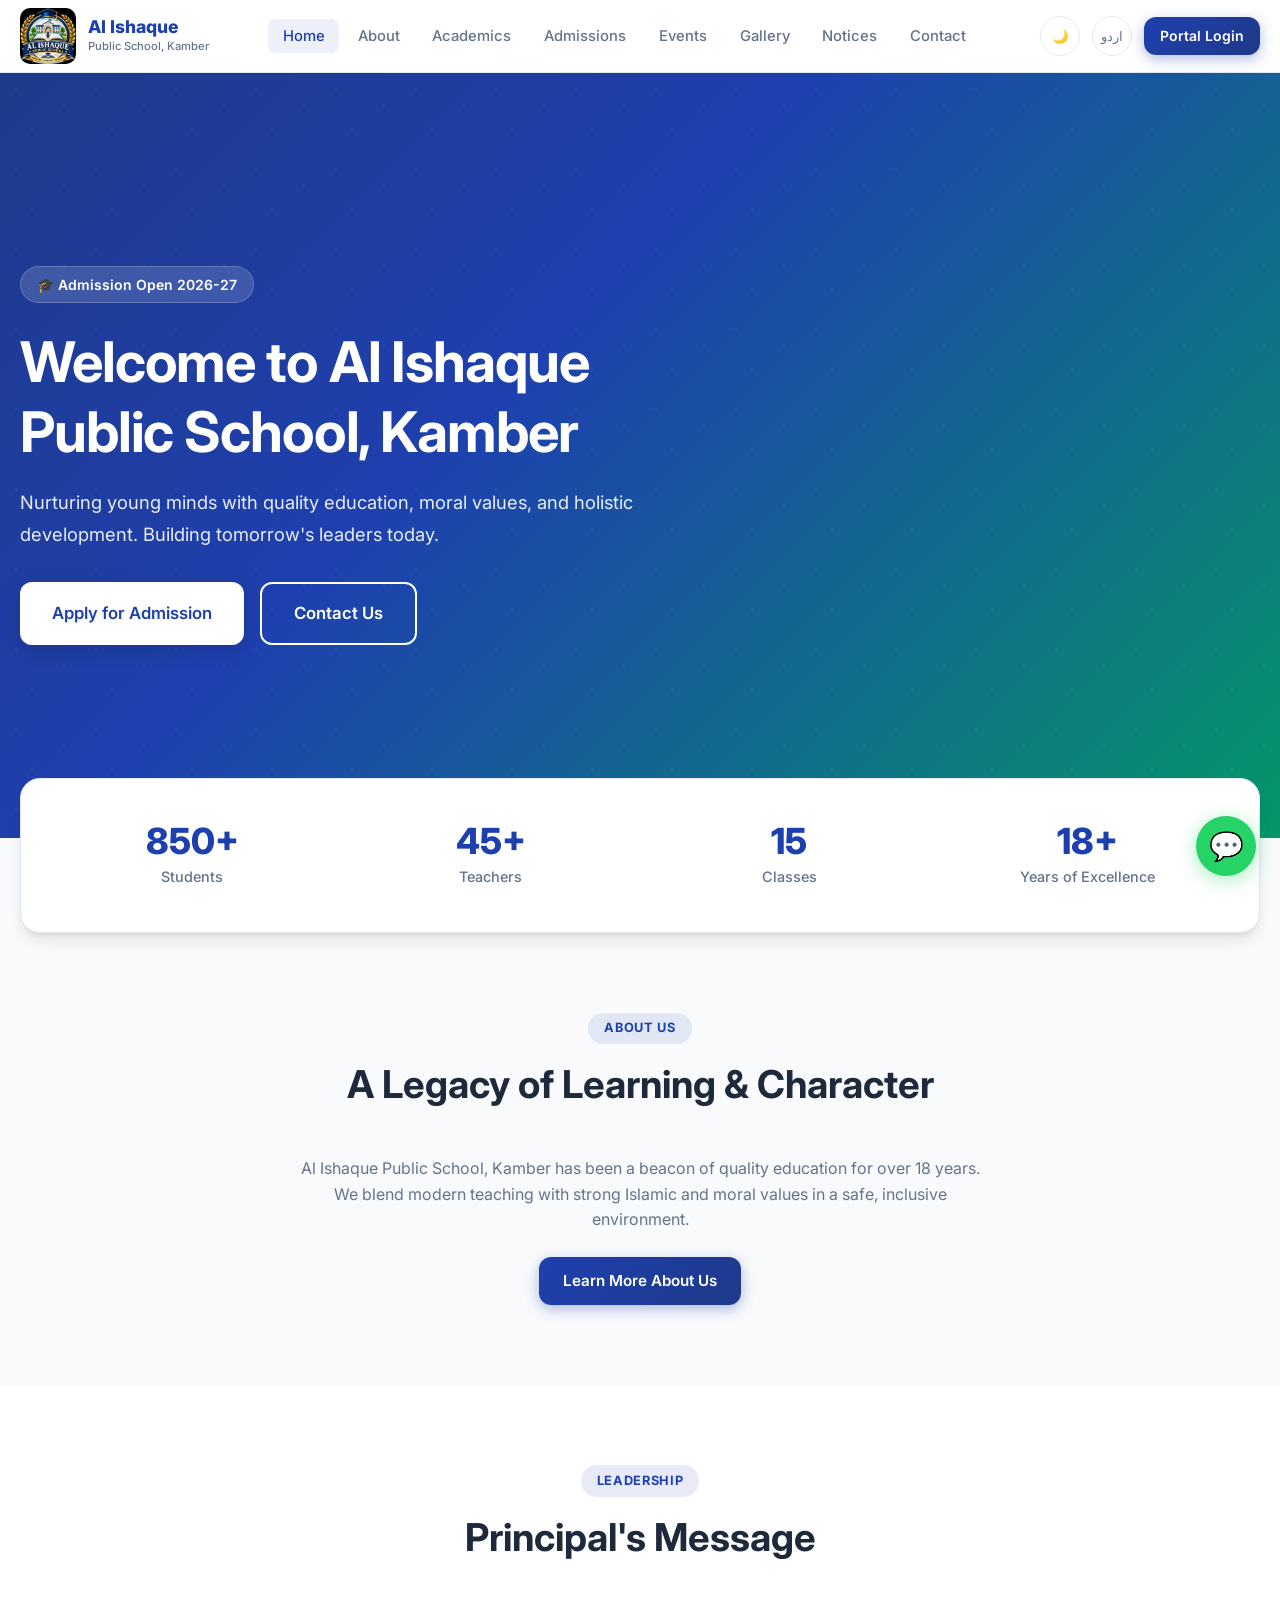
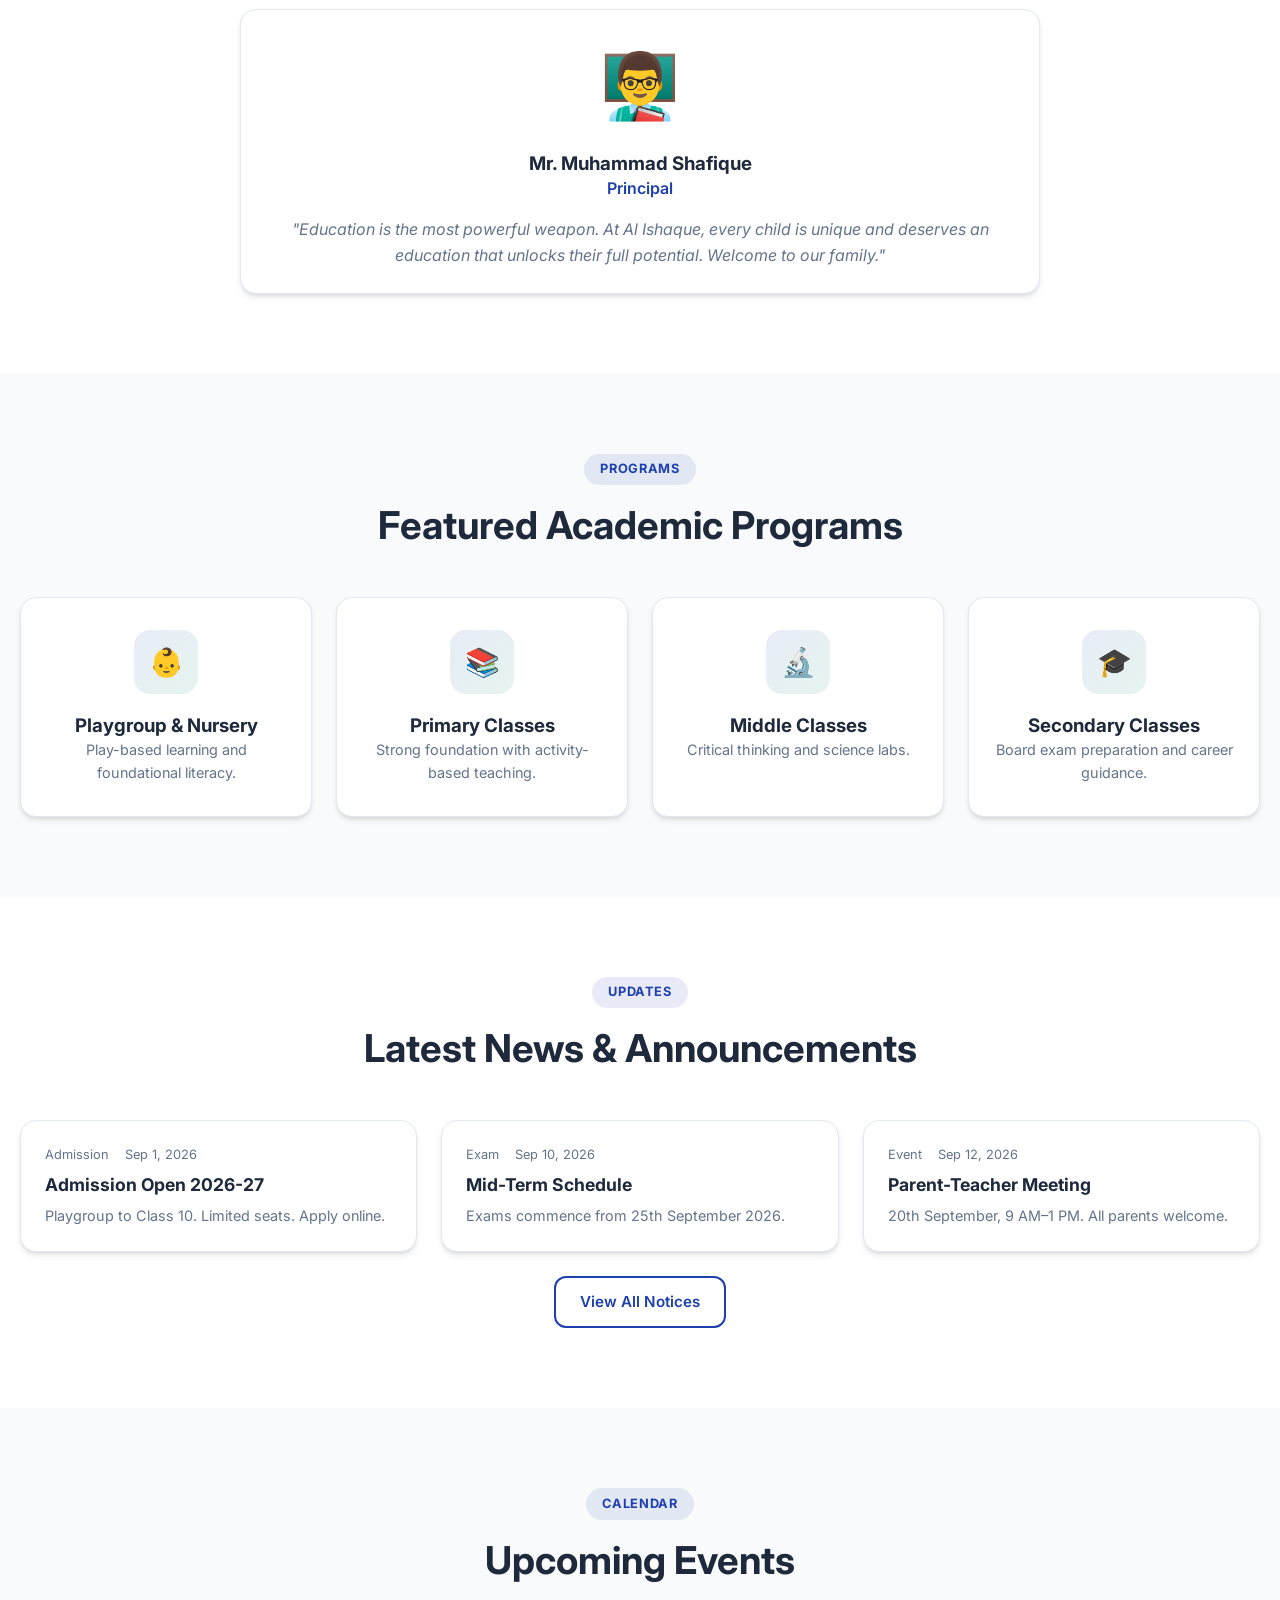
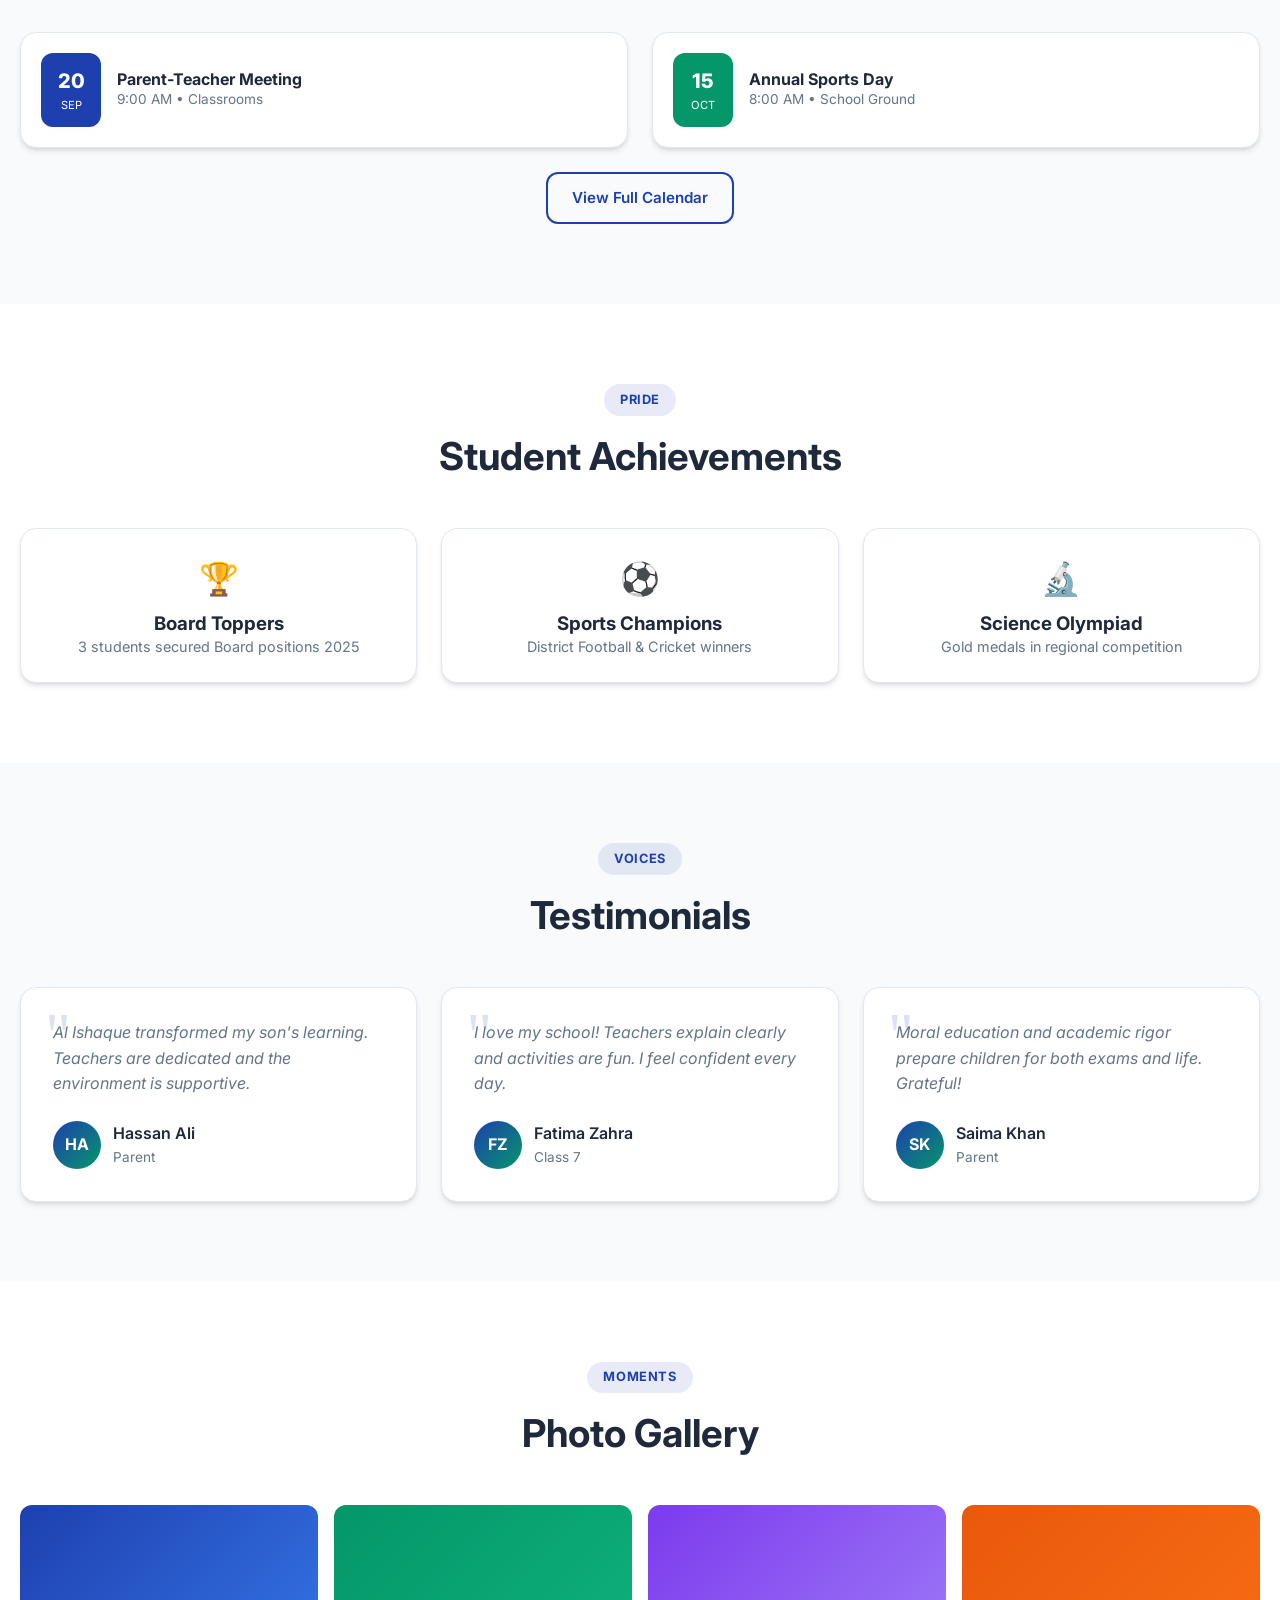
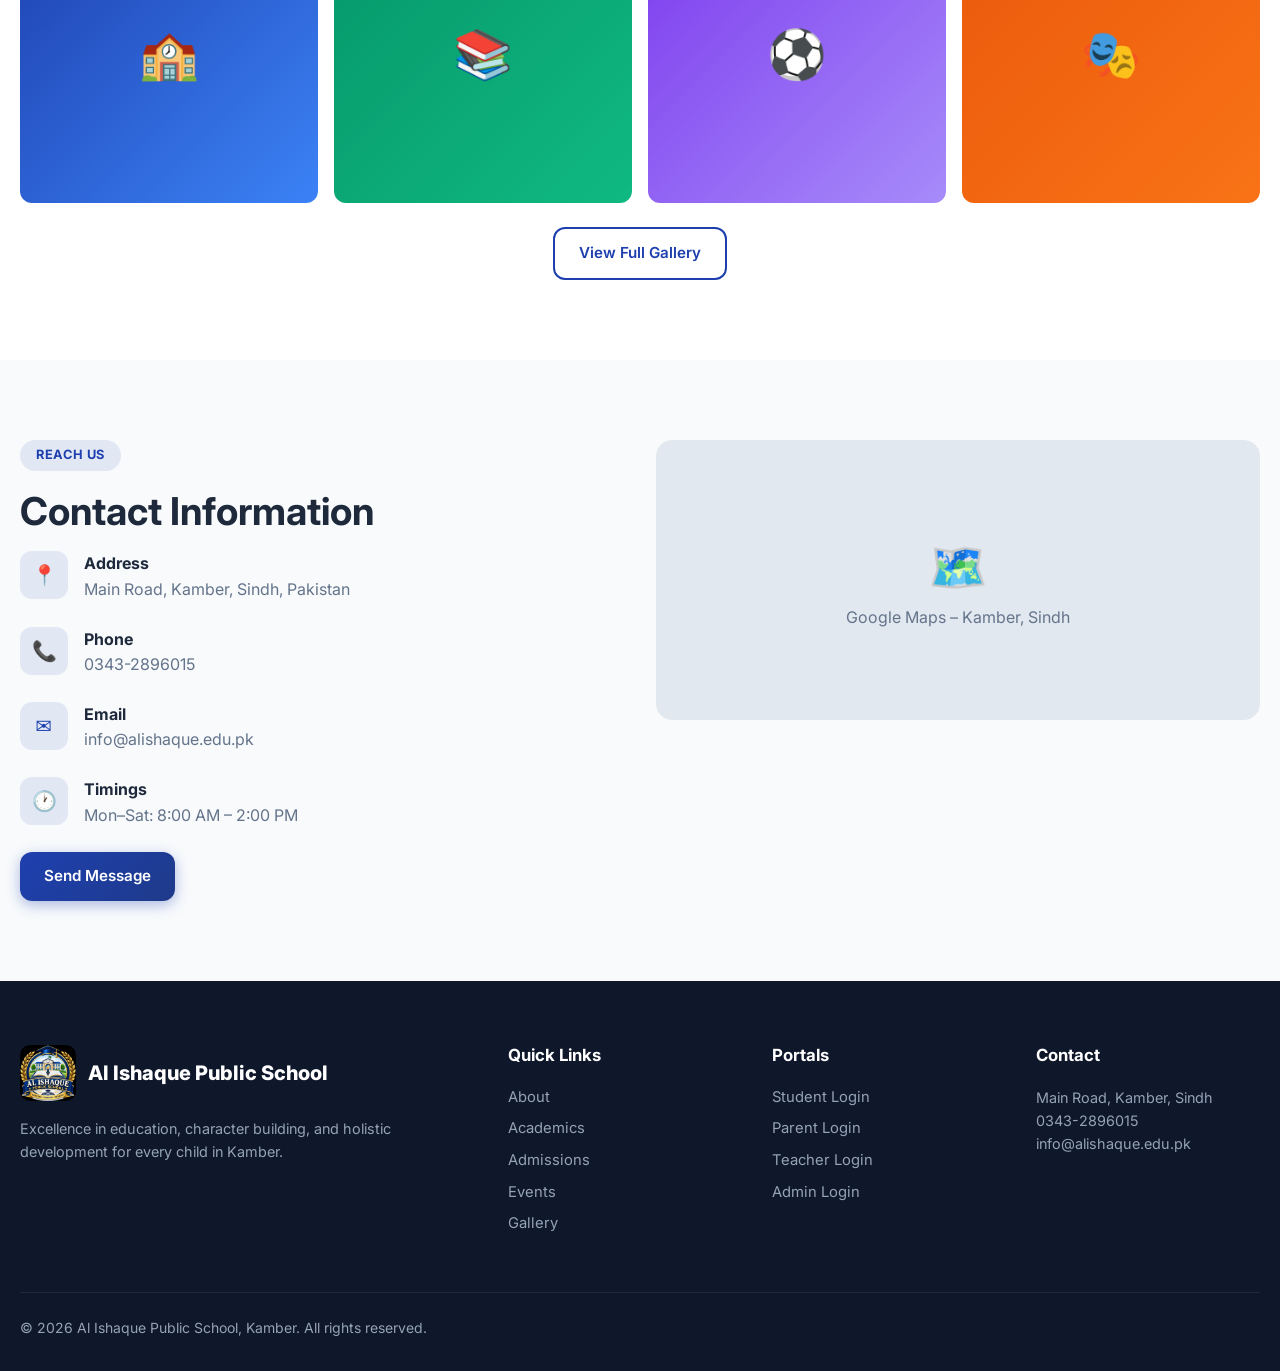
<file: index.html>
<!DOCTYPE html>
<html lang="en">
<head>
  <meta charset="UTF-8">
  <meta name="viewport" content="width=device-width, initial-scale=1.0">
  <title>Al Ishaque Public School, Kamber | Excellence in Education</title>
  <link href="https://fonts.googleapis.com/css2?family=Inter:wght@400;500;600;700;800&display=swap" rel="stylesheet">
  <link rel="stylesheet" href="styles.css">
</head>
<body>
  <header class="header">
    <div class="container">
      <nav class="nav">
        <a href="index.html" class="logo">
          <img src="logo.png" alt="Al Ishaque Public School" class="logo-img" width="56" height="56">
          <div>
            <div style="font-size:1.1rem;line-height:1.2">Al Ishaque</div>
            <div style="font-size:0.7rem;font-weight:500;color:var(--text-muted)">Public School, Kamber</div>
          </div>
        </a>
        <ul class="nav-links">
          <li><a href="index.html" class="active">Home</a></li>
          <li><a href="about.html">About</a></li>
          <li><a href="academics.html">Academics</a></li>
          <li><a href="admissions.html">Admissions</a></li>
          <li><a href="events.html">Events</a></li>
          <li><a href="gallery.html">Gallery</a></li>
          <li><a href="notices.html">Notices</a></li>
          <li><a href="contact.html">Contact</a></li>
        </ul>
        <div class="nav-actions">
          <button class="icon-btn theme-toggle" title="Theme">🌙</button>
          <button class="icon-btn lang-toggle" title="Language">اردو</button>
          <a href="login.html" class="btn btn-primary btn-sm">Portal Login</a>
          <div class="mobile-toggle"><span></span><span></span><span></span></div>
        </div>
      </nav>
    </div>
  </header>

  <section class="hero">
    <div class="container">
      <div class="hero-content">
        <div class="hero-badge">🎓 Admission Open 2026-27</div>
        <h1>Welcome to Al Ishaque Public School, Kamber</h1>
        <p>Nurturing young minds with quality education, moral values, and holistic development. Building tomorrow's leaders today.</p>
        <div class="hero-btns">
          <a href="admissions.html" class="btn btn-primary btn-lg">Apply for Admission</a>
          <a href="contact.html" class="btn btn-outline btn-lg">Contact Us</a>
        </div>
      </div>
    </div>
  </section>

  <section class="stats">
    <div class="container">
      <div class="stats-grid">
        <div class="stat-item"><div class="number">850+</div><div class="label">Students</div></div>
        <div class="stat-item"><div class="number">45+</div><div class="label">Teachers</div></div>
        <div class="stat-item"><div class="number">15</div><div class="label">Classes</div></div>
        <div class="stat-item"><div class="number">18+</div><div class="label">Years of Excellence</div></div>
      </div>
    </div>
  </section>

  <section class="section">
    <div class="container">
      <div class="section-header"><span class="badge">About Us</span><h2>A Legacy of Learning & Character</h2></div>
      <p style="text-align:center;max-width:700px;margin:0 auto 1.5rem;color:var(--text-muted)">Al Ishaque Public School, Kamber has been a beacon of quality education for over 18 years. We blend modern teaching with strong Islamic and moral values in a safe, inclusive environment.</p>
      <div style="text-align:center"><a href="about.html" class="btn btn-primary">Learn More About Us</a></div>
    </div>
  </section>

  <section class="section" style="background:var(--card)">
    <div class="container">
      <div class="section-header"><span class="badge">Leadership</span><h2>Principal's Message</h2></div>
      <div class="card" style="max-width:800px;margin:0 auto">
        <div class="card-body" style="text-align:center">
          <div style="font-size:4rem;margin-bottom:1rem">👨‍🏫</div>
          <h3>Mr. Muhammad Shafique</h3>
          <p style="color:var(--primary);font-weight:600;margin-bottom:1rem">Principal</p>
          <p style="color:var(--text-muted);font-style:italic">"Education is the most powerful weapon. At Al Ishaque, every child is unique and deserves an education that unlocks their full potential. Welcome to our family."</p>
        </div>
      </div>
    </div>
  </section>

  <section class="section">
    <div class="container">
      <div class="section-header"><span class="badge">Programs</span><h2>Featured Academic Programs</h2></div>
      <div class="grid-4">
        <div class="card program-card"><div class="program-icon">👶</div><h3>Playgroup & Nursery</h3><p style="color:var(--text-muted);font-size:0.9rem">Play-based learning and foundational literacy.</p></div>
        <div class="card program-card"><div class="program-icon">📚</div><h3>Primary Classes</h3><p style="color:var(--text-muted);font-size:0.9rem">Strong foundation with activity-based teaching.</p></div>
        <div class="card program-card"><div class="program-icon">🔬</div><h3>Middle Classes</h3><p style="color:var(--text-muted);font-size:0.9rem">Critical thinking and science labs.</p></div>
        <div class="card program-card"><div class="program-icon">🎓</div><h3>Secondary Classes</h3><p style="color:var(--text-muted);font-size:0.9rem">Board exam preparation and career guidance.</p></div>
      </div>
    </div>
  </section>

  <section class="section" style="background:var(--card)">
    <div class="container">
      <div class="section-header"><span class="badge">Updates</span><h2>Latest News & Announcements</h2></div>
      <div class="grid-3">
        <div class="card"><div class="card-body"><div class="news-meta"><span>Admission</span><span>Sep 1, 2026</span></div><h3 style="font-size:1.1rem;margin-bottom:0.5rem">Admission Open 2026-27</h3><p style="color:var(--text-muted);font-size:0.9rem">Playgroup to Class 10. Limited seats. Apply online.</p></div></div>
        <div class="card"><div class="card-body"><div class="news-meta"><span>Exam</span><span>Sep 10, 2026</span></div><h3 style="font-size:1.1rem;margin-bottom:0.5rem">Mid-Term Schedule</h3><p style="color:var(--text-muted);font-size:0.9rem">Exams commence from 25th September 2026.</p></div></div>
        <div class="card"><div class="card-body"><div class="news-meta"><span>Event</span><span>Sep 12, 2026</span></div><h3 style="font-size:1.1rem;margin-bottom:0.5rem">Parent-Teacher Meeting</h3><p style="color:var(--text-muted);font-size:0.9rem">20th September, 9 AM–1 PM. All parents welcome.</p></div></div>
      </div>
      <div style="text-align:center;margin-top:1.5rem"><a href="notices.html" class="btn btn-outline">View All Notices</a></div>
    </div>
  </section>

  <section class="section">
    <div class="container">
      <div class="section-header"><span class="badge">Calendar</span><h2>Upcoming Events</h2></div>
      <div class="grid-2">
        <div class="card" style="display:flex;gap:1rem;padding:1.25rem;align-items:center">
          <div style="background:var(--primary);color:white;border-radius:0.75rem;padding:0.75rem;text-align:center;min-width:60px"><div style="font-size:1.25rem;font-weight:800">20</div><div style="font-size:0.7rem">SEP</div></div>
          <div><h4>Parent-Teacher Meeting</h4><p style="color:var(--text-muted);font-size:0.85rem">9:00 AM • Classrooms</p></div>
        </div>
        <div class="card" style="display:flex;gap:1rem;padding:1.25rem;align-items:center">
          <div style="background:var(--secondary);color:white;border-radius:0.75rem;padding:0.75rem;text-align:center;min-width:60px"><div style="font-size:1.25rem;font-weight:800">15</div><div style="font-size:0.7rem">OCT</div></div>
          <div><h4>Annual Sports Day</h4><p style="color:var(--text-muted);font-size:0.85rem">8:00 AM • School Ground</p></div>
        </div>
      </div>
      <div style="text-align:center;margin-top:1.5rem"><a href="events.html" class="btn btn-outline">View Full Calendar</a></div>
    </div>
  </section>

  <section class="section" style="background:var(--card)">
    <div class="container">
      <div class="section-header"><span class="badge">Pride</span><h2>Student Achievements</h2></div>
      <div class="grid-3">
        <div class="card" style="text-align:center;padding:1.5rem"><div style="font-size:2rem;margin-bottom:0.5rem">🏆</div><h3>Board Toppers</h3><p style="color:var(--text-muted);font-size:0.9rem">3 students secured Board positions 2025</p></div>
        <div class="card" style="text-align:center;padding:1.5rem"><div style="font-size:2rem;margin-bottom:0.5rem">⚽</div><h3>Sports Champions</h3><p style="color:var(--text-muted);font-size:0.9rem">District Football & Cricket winners</p></div>
        <div class="card" style="text-align:center;padding:1.5rem"><div style="font-size:2rem;margin-bottom:0.5rem">🔬</div><h3>Science Olympiad</h3><p style="color:var(--text-muted);font-size:0.9rem">Gold medals in regional competition</p></div>
      </div>
    </div>
  </section>

  <section class="section">
    <div class="container">
      <div class="section-header"><span class="badge">Voices</span><h2>Testimonials</h2></div>
      <div class="grid-3">
        <div class="card testimonial-card"><p class="testimonial-text">Al Ishaque transformed my son's learning. Teachers are dedicated and the environment is supportive.</p><div class="testimonial-author"><div class="author-avatar">HA</div><div><div style="font-weight:600">Hassan Ali</div><div style="font-size:0.85rem;color:var(--text-muted)">Parent</div></div></div></div>
        <div class="card testimonial-card"><p class="testimonial-text">I love my school! Teachers explain clearly and activities are fun. I feel confident every day.</p><div class="testimonial-author"><div class="author-avatar">FZ</div><div><div style="font-weight:600">Fatima Zahra</div><div style="font-size:0.85rem;color:var(--text-muted)">Class 7</div></div></div></div>
        <div class="card testimonial-card"><p class="testimonial-text">Moral education and academic rigor prepare children for both exams and life. Grateful!</p><div class="testimonial-author"><div class="author-avatar">SK</div><div><div style="font-weight:600">Saima Khan</div><div style="font-size:0.85rem;color:var(--text-muted)">Parent</div></div></div></div>
      </div>
    </div>
  </section>

  <section class="section" style="background:var(--card)">
    <div class="container">
      <div class="section-header"><span class="badge">Moments</span><h2>Photo Gallery</h2></div>
      <div class="gallery-grid">
        <div class="gallery-item" style="background:linear-gradient(135deg,#1e40af,#3b82f6);display:flex;align-items:center;justify-content:center;font-size:3rem;color:white">🏫</div>
        <div class="gallery-item" style="background:linear-gradient(135deg,#059669,#10b981);display:flex;align-items:center;justify-content:center;font-size:3rem;color:white">📚</div>
        <div class="gallery-item" style="background:linear-gradient(135deg,#7c3aed,#a78bfa);display:flex;align-items:center;justify-content:center;font-size:3rem;color:white">⚽</div>
        <div class="gallery-item" style="background:linear-gradient(135deg,#ea580c,#f97316);display:flex;align-items:center;justify-content:center;font-size:3rem;color:white">🎭</div>
      </div>
      <div style="text-align:center;margin-top:1.5rem"><a href="gallery.html" class="btn btn-outline">View Full Gallery</a></div>
    </div>
  </section>

  <section class="section">
    <div class="container">
      <div class="grid-2" style="gap:2rem;align-items:start">
        <div>
          <div class="section-header" style="text-align:left;margin:0 0 1rem"><span class="badge">Reach Us</span><h2>Contact Information</h2></div>
          <div class="contact-info-item"><div class="contact-icon">📍</div><div><strong>Address</strong><p style="color:var(--text-muted);margin:0">Main Road, Kamber, Sindh, Pakistan</p></div></div>
          <div class="contact-info-item"><div class="contact-icon">📞</div><div><strong>Phone</strong><p style="color:var(--text-muted);margin:0">0343-2896015</p></div></div>
          <div class="contact-info-item"><div class="contact-icon">✉️</div><div><strong>Email</strong><p style="color:var(--text-muted);margin:0">info@alishaque.edu.pk</p></div></div>
          <div class="contact-info-item"><div class="contact-icon">🕐</div><div><strong>Timings</strong><p style="color:var(--text-muted);margin:0">Mon–Sat: 8:00 AM – 2:00 PM</p></div></div>
          <a href="contact.html" class="btn btn-primary">Send Message</a>
        </div>
        <div style="border-radius:1rem;height:280px;background:#e2e8f0;display:flex;align-items:center;justify-content:center;border:1px solid var(--border)">
          <div style="text-align:center;color:var(--text-muted)"><div style="font-size:3rem">🗺️</div><p>Google Maps – Kamber, Sindh</p></div>
        </div>
      </div>
    </div>
  </section>

  <footer class="footer">
    <div class="container">
      <div class="footer-grid">
        <div>
          <div class="logo" style="color:white;margin-bottom:1rem"><img src="logo.png" alt="Al Ishaque Public School" class="logo-img" width="56" height="56"><span>Al Ishaque Public School</span></div>
          <p style="font-size:0.9rem">Excellence in education, character building, and holistic development for every child in Kamber.</p>
        </div>
        <div><h4>Quick Links</h4><a href="about.html">About</a><a href="academics.html">Academics</a><a href="admissions.html">Admissions</a><a href="events.html">Events</a><a href="gallery.html">Gallery</a></div>
        <div><h4>Portals</h4><a href="login.html">Student Login</a><a href="login.html">Parent Login</a><a href="login.html">Teacher Login</a><a href="login.html">Admin Login</a></div>
        <div><h4>Contact</h4><p style="font-size:0.9rem">Main Road, Kamber, Sindh</p><p style="font-size:0.9rem">0343-2896015</p><p style="font-size:0.9rem">info@alishaque.edu.pk</p></div>
      </div>
      <div class="footer-bottom"><p>© 2026 Al Ishaque Public School, Kamber. All rights reserved.</p></div>
    </div>
  </footer>

  <a href="https://wa.me/923432896015" class="whatsapp-float" target="_blank" rel="noopener" aria-label="WhatsApp">💬</a>
  <script src="main.js"></script>
</body>
</html>
</file>
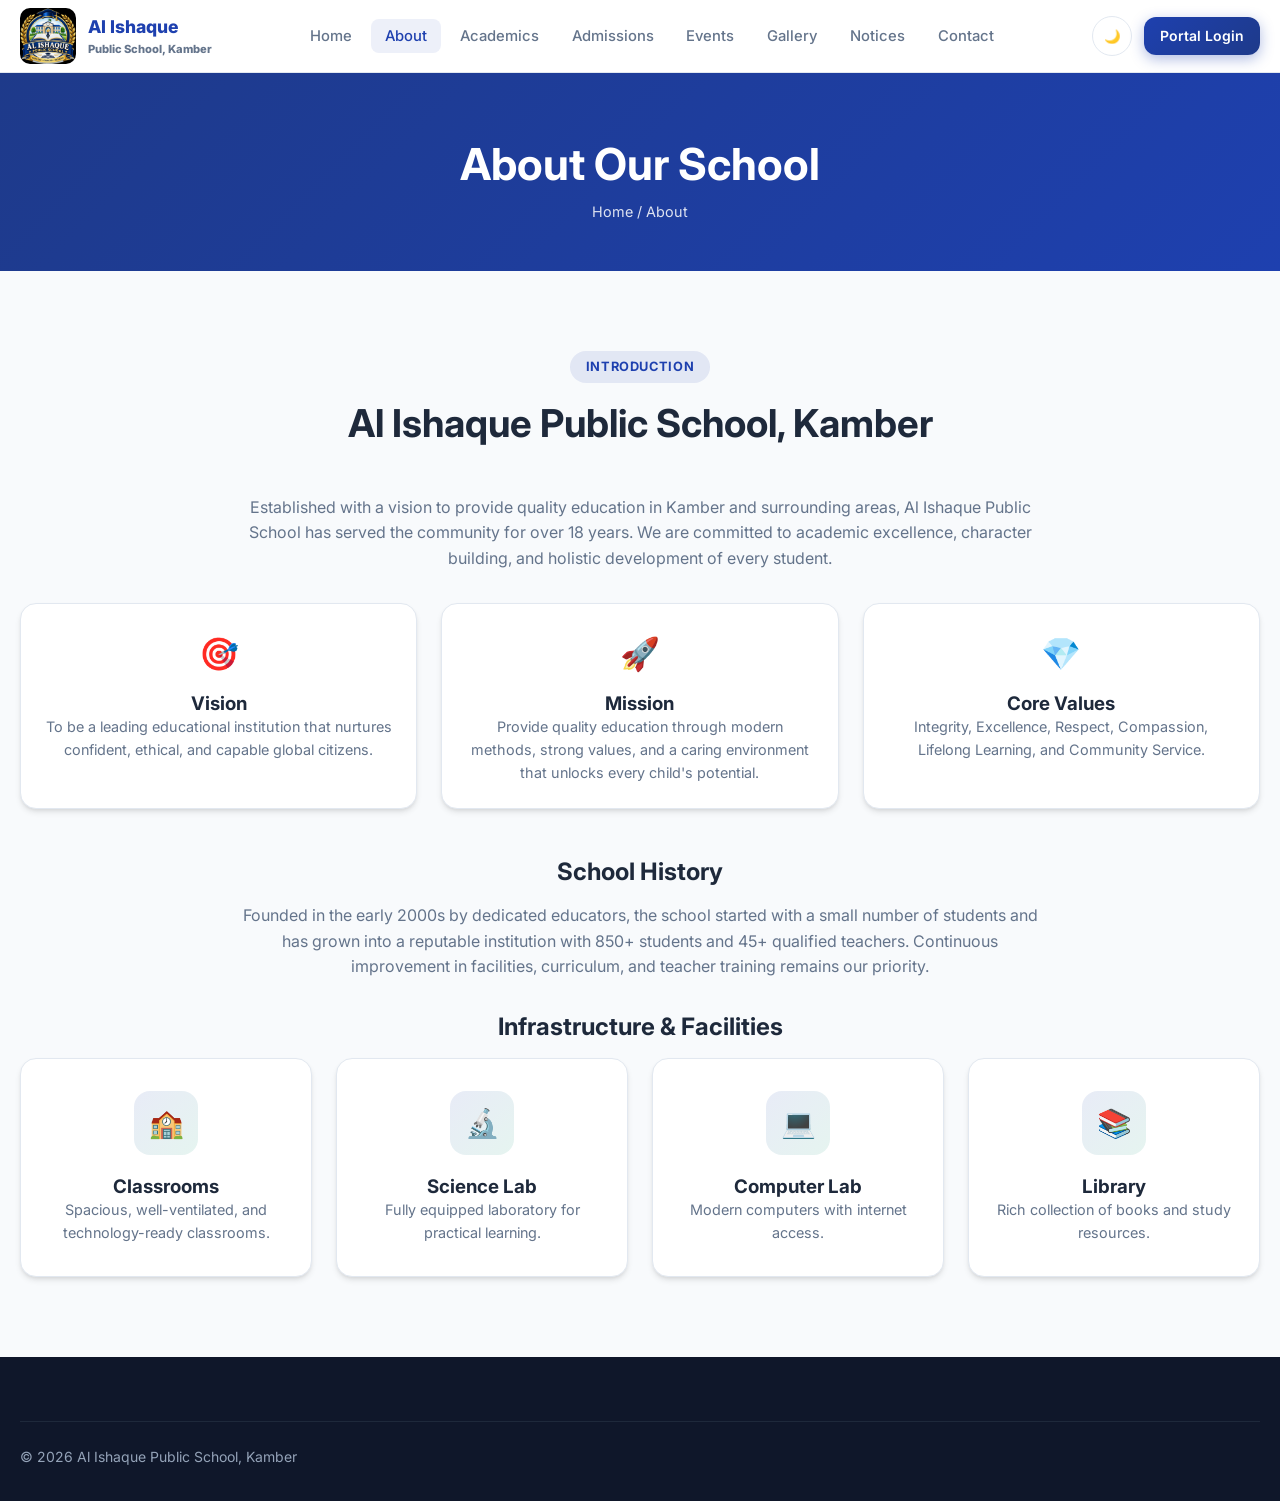
<file: about.html>
<!DOCTYPE html>
<html lang="en">
<head>
<meta charset="UTF-8"><meta name="viewport" content="width=device-width, initial-scale=1.0">
<title>About | Al Ishaque Public School</title>
<link href="https://fonts.googleapis.com/css2?family=Inter:wght@400;500;600;700;800&display=swap" rel="stylesheet">
<link rel="stylesheet" href="styles.css">
</head>
<body>
<header class="header"><div class="container"><nav class="nav">
<a href="index.html" class="logo"><img src="logo.png" alt="Al Ishaque Public School" class="logo-img" width="56" height="56"><div><div style="font-size:1.1rem">Al Ishaque</div><div style="font-size:0.7rem;color:var(--text-muted)">Public School, Kamber</div></div></a>
<ul class="nav-links">
<li><a href="index.html">Home</a></li><li><a href="about.html" class="active">About</a></li><li><a href="academics.html">Academics</a></li>
<li><a href="admissions.html">Admissions</a></li><li><a href="events.html">Events</a></li><li><a href="gallery.html">Gallery</a></li>
<li><a href="notices.html">Notices</a></li><li><a href="contact.html">Contact</a></li>
</ul>
<div class="nav-actions"><button class="icon-btn theme-toggle">🌙</button><a href="login.html" class="btn btn-primary btn-sm">Portal Login</a><div class="mobile-toggle"><span></span><span></span><span></span></div></div>
</nav></div></header>
<div class="page-header"><div class="container"><h1>About Our School</h1><div class="breadcrumb">Home / About</div></div></div>
<section class="section"><div class="container">
<div class="section-header"><span class="badge">Introduction</span><h2>Al Ishaque Public School, Kamber</h2></div>
<p style="max-width:800px;margin:0 auto 2rem;text-align:center;color:var(--text-muted)">Established with a vision to provide quality education in Kamber and surrounding areas, Al Ishaque Public School has served the community for over 18 years. We are committed to academic excellence, character building, and holistic development of every student.</p>
<div class="grid-3" style="margin-bottom:3rem">
<div class="card"><div class="card-body" style="text-align:center"><div style="font-size:2rem;margin-bottom:0.75rem">🎯</div><h3>Vision</h3><p style="color:var(--text-muted);font-size:0.9rem">To be a leading educational institution that nurtures confident, ethical, and capable global citizens.</p></div></div>
<div class="card"><div class="card-body" style="text-align:center"><div style="font-size:2rem;margin-bottom:0.75rem">🚀</div><h3>Mission</h3><p style="color:var(--text-muted);font-size:0.9rem">Provide quality education through modern methods, strong values, and a caring environment that unlocks every child's potential.</p></div></div>
<div class="card"><div class="card-body" style="text-align:center"><div style="font-size:2rem;margin-bottom:0.75rem">💎</div><h3>Core Values</h3><p style="color:var(--text-muted);font-size:0.9rem">Integrity, Excellence, Respect, Compassion, Lifelong Learning, and Community Service.</p></div></div>
</div>
<h2 style="margin-bottom:1rem;text-align:center">School History</h2>
<p style="max-width:800px;margin:0 auto 2rem;color:var(--text-muted);text-align:center">Founded in the early 2000s by dedicated educators, the school started with a small number of students and has grown into a reputable institution with 850+ students and 45+ qualified teachers. Continuous improvement in facilities, curriculum, and teacher training remains our priority.</p>
<h2 style="margin-bottom:1rem;text-align:center">Infrastructure & Facilities</h2>
<div class="grid-4">
<div class="card program-card"><div class="program-icon">🏫</div><h3>Classrooms</h3><p style="color:var(--text-muted);font-size:0.9rem">Spacious, well-ventilated, and technology-ready classrooms.</p></div>
<div class="card program-card"><div class="program-icon">🔬</div><h3>Science Lab</h3><p style="color:var(--text-muted);font-size:0.9rem">Fully equipped laboratory for practical learning.</p></div>
<div class="card program-card"><div class="program-icon">💻</div><h3>Computer Lab</h3><p style="color:var(--text-muted);font-size:0.9rem">Modern computers with internet access.</p></div>
<div class="card program-card"><div class="program-icon">📚</div><h3>Library</h3><p style="color:var(--text-muted);font-size:0.9rem">Rich collection of books and study resources.</p></div>
</div>
</div></section>
<footer class="footer"><div class="container"><div class="footer-bottom"><p>© 2026 Al Ishaque Public School, Kamber</p></div></div></footer>
<script src="main.js"></script>
</body>
</html>
</file>
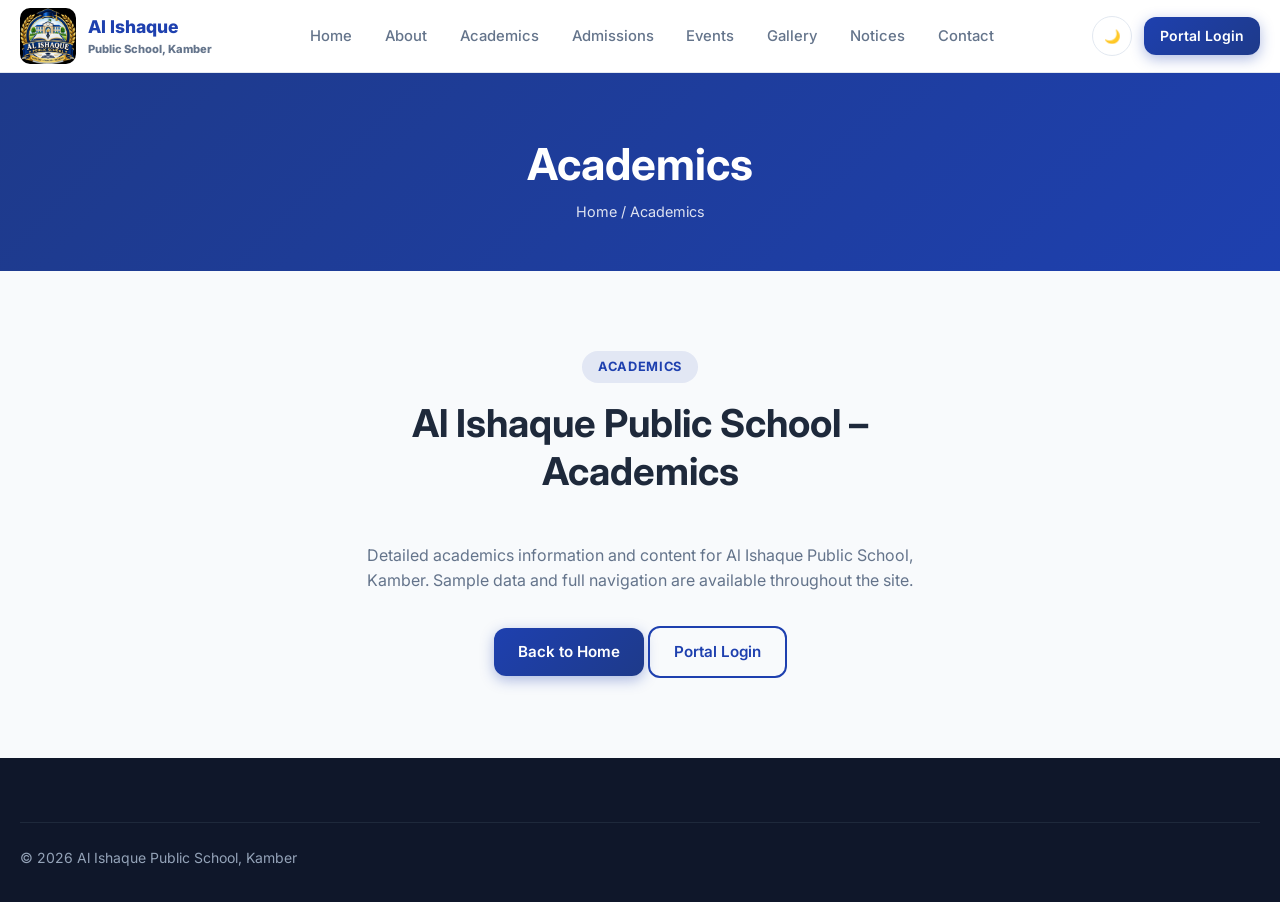
<file: academics.html>
<!DOCTYPE html>
<html lang="en">
<head>
<meta charset="UTF-8"><meta name="viewport" content="width=device-width, initial-scale=1.0">
<title>Academics | Al Ishaque Public School</title>
<link href="https://fonts.googleapis.com/css2?family=Inter:wght@400;500;600;700;800&display=swap" rel="stylesheet">
<link rel="stylesheet" href="styles.css">
</head>
<body>
<header class="header"><div class="container"><nav class="nav">
<a href="index.html" class="logo"><img src="logo.png" alt="Al Ishaque Public School" class="logo-img" width="56" height="56"><div><div style="font-size:1.1rem">Al Ishaque</div><div style="font-size:0.7rem;color:var(--text-muted)">Public School, Kamber</div></div></a>
<ul class="nav-links">
<li><a href="index.html">Home</a></li><li><a href="about.html">About</a></li><li><a href="academics.html">Academics</a></li>
<li><a href="admissions.html">Admissions</a></li><li><a href="events.html">Events</a></li><li><a href="gallery.html">Gallery</a></li>
<li><a href="notices.html">Notices</a></li><li><a href="contact.html">Contact</a></li>
</ul>
<div class="nav-actions"><button class="icon-btn theme-toggle">🌙</button><a href="login.html" class="btn btn-primary btn-sm">Portal Login</a><div class="mobile-toggle"><span></span><span></span><span></span></div></div>
</nav></div></header>
<div class="page-header"><div class="container"><h1>Academics</h1><div class="breadcrumb">Home / Academics</div></div></div>
<section class="section"><div class="container">
<div class="section-header"><span class="badge">Academics</span><h2>Al Ishaque Public School – Academics</h2></div>
<p style="text-align:center;color:var(--text-muted);max-width:600px;margin:0 auto 2rem">Detailed academics information and content for Al Ishaque Public School, Kamber. Sample data and full navigation are available throughout the site.</p>
<div style="text-align:center"><a href="index.html" class="btn btn-primary">Back to Home</a> <a href="login.html" class="btn btn-outline">Portal Login</a></div>
</div></section>
<footer class="footer"><div class="container"><div class="footer-bottom"><p>© 2026 Al Ishaque Public School, Kamber</p></div></div></footer>
<script src="main.js"></script>
</body>
</html>
</file>
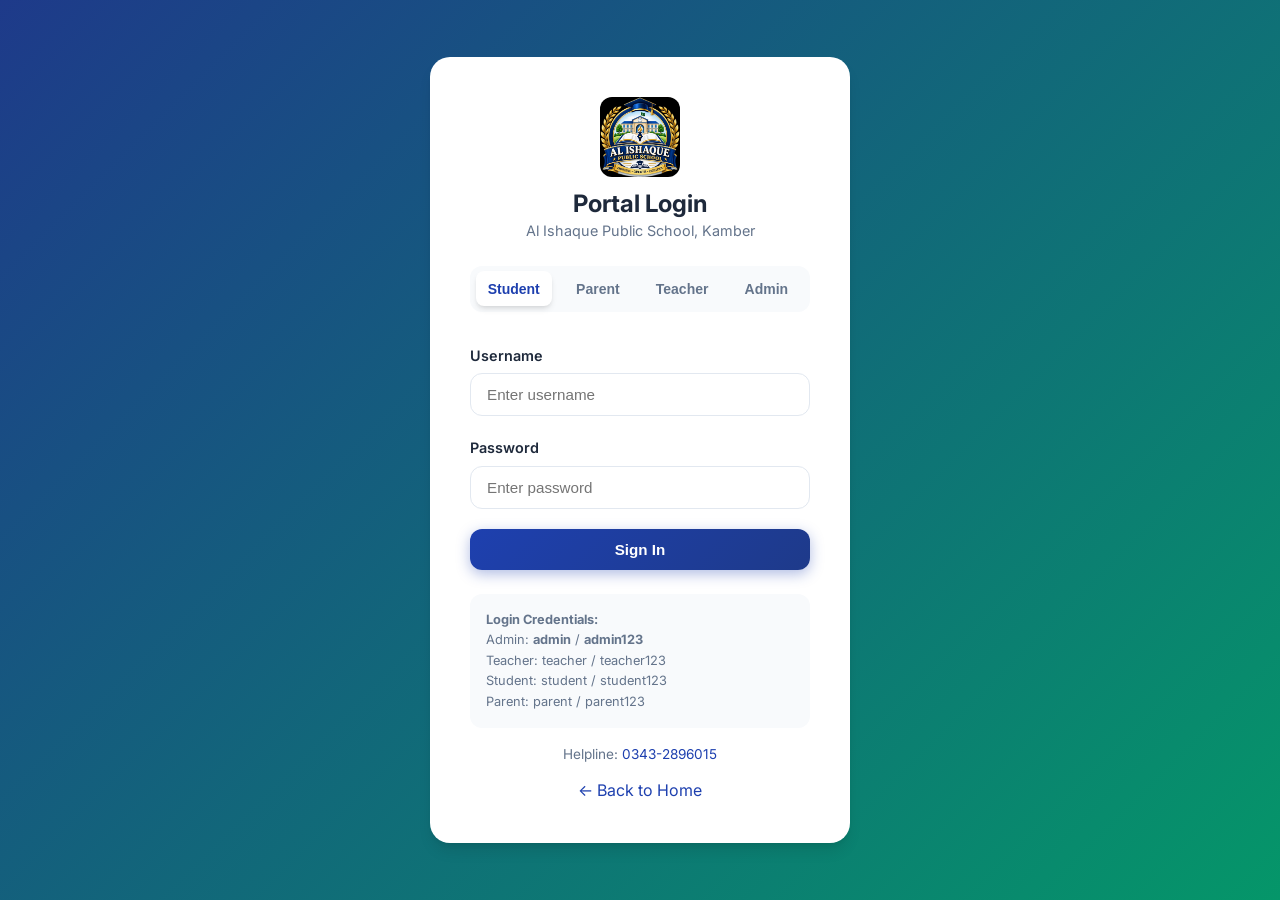
<file: admin-dashboard.html>
<!DOCTYPE html>
<html lang="en">
<head>
<meta charset="UTF-8">
<meta name="viewport" content="width=device-width, initial-scale=1.0">
<title>Admin Dashboard | Al Ishaque Public School</title>
<link href="https://fonts.googleapis.com/css2?family=Inter:wght@400;500;600;700;800&display=swap" rel="stylesheet">
<link rel="stylesheet" href="styles.css">
</head>
<body>
<div class="dashboard">
<aside class="sidebar" id="sidebar">
<div class="sidebar-logo"><div class="logo"><img src="logo.png" alt="Al Ishaque Public School" class="logo-img" width="56" height="56"><span style="font-size:0.95rem">Admin Panel</span></div></div>
<nav class="sidebar-nav">
<a href="#dashboard" class="active" onclick="showSection('dashboard');return false;">📊 Dashboard</a>
<a href="#students" onclick="showSection('students');return false;">👨‍🎓 Students</a>
<a href="#teachers" onclick="showSection('teachers');return false;">👨‍🏫 Teachers</a>
<a href="#attendance" onclick="showSection('attendance');return false;">📋 Attendance</a>
<a href="#fees" onclick="showSection('fees');return false;">💰 Fees</a>
<a href="#results" onclick="showSection('results');return false;">📝 Results</a>
<a href="#notices" onclick="showSection('notices');return false;">📢 Notices</a>
<a href="#events" onclick="showSection('events');return false;">📅 Events</a>
<a href="#admissions" onclick="showSection('admissions');return false;">📥 Applications</a>
<a href="#gallery" onclick="showSection('gallery');return false;">🖼️ Gallery</a>
<a href="#" onclick="SchoolApp.logout()">🚪 Logout</a>
</nav>
</aside>
<main class="main-content">
<div class="dashboard-header">
<div>
<h1 style="font-size:1.5rem">Dashboard Overview</h1>
<p style="color:var(--text-muted);font-size:0.9rem" id="welcome">Welcome, Administrator</p>
</div>
<div style="display:flex;gap:0.5rem">
<button class="icon-btn theme-toggle">🌙</button>
<button class="btn btn-sm btn-outline" onclick="document.getElementById('sidebar').classList.toggle('open')">☰ Menu</button>
</div>
</div>
<div class="stat-cards">
<div class="stat-card"><div class="stat-icon" style="background:rgba(30,64,175,0.1);color:var(--primary)">👨‍🎓</div><div class="stat-value" id="totalStudents">850</div><div class="stat-label">Total Students</div></div>
<div class="stat-card"><div class="stat-icon" style="background:rgba(5,150,105,0.1);color:var(--secondary)">👨‍🏫</div><div class="stat-value">45</div><div class="stat-label">Total Teachers</div></div>
<div class="stat-card"><div class="stat-icon" style="background:rgba(14,165,233,0.1);color:#0284c7">📚</div><div class="stat-value">15</div><div class="stat-label">Classes</div></div>
<div class="stat-card"><div class="stat-icon" style="background:rgba(245,158,11,0.1);color:#d97706">📥</div><div class="stat-value" id="appCount">0</div><div class="stat-label">Pending Applications</div></div>
</div>
<div class="grid-2" style="gap:1.5rem;margin-bottom:2rem">
<div class="card" id="students"><div class="card-body">
<div style="display:flex;justify-content:space-between;align-items:center;margin-bottom:1rem;flex-wrap:wrap;gap:0.5rem">
<h3 style="margin:0">Students</h3>
<button class="btn btn-primary btn-sm" onclick="openAddStudentModal()">+ Add Student</button>
</div>
<div class="table-wrapper"><table>
<thead><tr><th>ID</th><th>Name</th><th>Class</th><th>Father</th><th>Phone</th><th>Fee Status</th></tr></thead>
<tbody id="studentsTable"></tbody>
</table></div>
</div></div>
<div class="card"><div class="card-body">
<h3 style="margin-bottom:1rem">Attendance Overview</h3>
<div style="display:flex;flex-direction:column;gap:1rem">
<div style="display:flex;justify-content:space-between;align-items:center"><span>Present Today</span><span class="badge badge-success">92%</span></div>
<div style="display:flex;justify-content:space-between;align-items:center"><span>Absent</span><span class="badge badge-danger">5%</span></div>
<div style="display:flex;justify-content:space-between;align-items:center"><span>On Leave</span><span class="badge badge-warning">3%</span></div>
<div style="height:8px;background:var(--border);border-radius:4px;overflow:hidden;margin-top:0.5rem">
<div style="width:92%;height:100%;background:var(--secondary)"></div>
</div>
</div>
</div></div>
</div>
<div class="card" id="admissions"><div class="card-body">
<h3 style="margin-bottom:1rem">Admission Applications</h3>
<div class="table-wrapper"><table>
<thead><tr><th>App No</th><th>Student</th><th>Class</th><th>Phone</th><th>Status</th><th>Date</th></tr></thead>
<tbody id="appsTable"><tr><td colspan="6" style="text-align:center;color:var(--text-muted)">No applications yet. Submit from Admissions page.</td></tr></tbody>
</table></div>
</div></div>
<div class="card" style="margin-top:1.5rem" id="notices"><div class="card-body">
<h3 style="margin-bottom:1rem">Quick Actions</h3>
<div style="display:flex;flex-wrap:wrap;gap:0.75rem">
<button class="btn btn-primary btn-sm" onclick="openAddStudentModal()">+ Add Student</button>
<button class="btn btn-secondary btn-sm" onclick="openAddTeacherModal()">+ Add Teacher</button>
<button class="btn btn-outline btn-sm" onclick="openAddNoticeModal()">+ Publish Notice</button>
<button class="btn btn-outline btn-sm" onclick="openAddEventModal()">+ Create Event</button>
<button class="btn btn-outline btn-sm" onclick="window.print()">🖨️ Print Report</button>
<button class="btn btn-outline btn-sm" onclick="openAddGalleryModal()">+ Add Photo</button>
</div>
</div></div>
</main>
</div>

<!-- Add Student Modal -->
<div class="modal-overlay" id="addStudentModal">
  <div class="modal">
    <div class="modal-header">
      <h3>Add New Student</h3>
      <button type="button" class="modal-close" onclick="closeAddStudentModal()" aria-label="Close">&times;</button>
    </div>
    <form id="addStudentForm">
      <div class="modal-body">
        <div id="studentFormSuccess" class="alert alert-success" style="display:none"></div>
        <div class="grid-2" style="gap:1rem">
          <div class="form-group">
            <label>Student Name *</label>
            <input type="text" class="form-control" id="s_name" required placeholder="Full name">
          </div>
          <div class="form-group">
            <label>Father's Name *</label>
            <input type="text" class="form-control" id="s_father" required placeholder="Father's name">
          </div>
        </div>
        <div class="grid-2" style="gap:1rem">
          <div class="form-group">
            <label>Date of Birth *</label>
            <input type="date" class="form-control" id="s_dob" required>
          </div>
          <div class="form-group">
            <label>Gender *</label>
            <select class="form-control" id="s_gender" required>
              <option value="">Select</option>
              <option>Male</option>
              <option>Female</option>
            </select>
          </div>
        </div>
        <div class="grid-2" style="gap:1rem">
          <div class="form-group">
            <label>Class *</label>
            <select class="form-control" id="s_class" required>
              <option value="">Select Class</option>
              <option>Playgroup</option>
              <option>Nursery</option>
              <option>Class 1</option>
              <option>Class 2</option>
              <option>Class 3</option>
              <option>Class 4</option>
              <option>Class 5</option>
              <option>Class 6</option>
              <option>Class 7</option>
              <option>Class 8</option>
              <option>Class 9</option>
              <option>Class 10</option>
            </select>
          </div>
          <div class="form-group">
            <label>Section</label>
            <select class="form-control" id="s_section">
              <option>A</option>
              <option>B</option>
              <option>C</option>
            </select>
          </div>
        </div>
        <div class="form-group">
          <label>Phone *</label>
          <input type="tel" class="form-control" id="s_phone" required placeholder="03XX-XXXXXXX">
        </div>
        <div class="form-group">
          <label>Address</label>
          <textarea class="form-control" id="s_address" placeholder="Home address"></textarea>
        </div>
        <div class="form-group">
          <label>Fee Status</label>
          <select class="form-control" id="s_feeStatus">
            <option>Paid</option>
            <option>Pending</option>
          </select>
        </div>
      </div>
      <div class="modal-footer">
        <button type="button" class="btn btn-outline btn-sm" onclick="closeAddStudentModal()">Cancel</button>
        <button type="submit" class="btn btn-primary btn-sm">Save Student</button>
      </div>
    </form>
  </div>
</div>


<!-- Add Teacher Modal -->
<div class="modal-overlay" id="addTeacherModal">
  <div class="modal">
    <div class="modal-header"><h3>Add New Teacher</h3><button type="button" class="modal-close" onclick="closeAddTeacherModal()">&times;</button></div>
    <form id="addTeacherForm">
      <div class="modal-body">
        <div id="teacherFormSuccess" class="alert alert-success" style="display:none"></div>
        <div class="form-group"><label>Full Name *</label><input type="text" class="form-control" id="t_name" required></div>
        <div class="form-group"><label>Subject *</label><input type="text" class="form-control" id="t_subject" required></div>
        <div class="form-group"><label>Classes *</label><input type="text" class="form-control" id="t_classes" required placeholder="8A, 9A"></div>
        <div class="form-group"><label>Phone *</label><input type="tel" class="form-control" id="t_phone" required></div>
        <div class="form-group"><label>Email</label><input type="email" class="form-control" id="t_email"></div>
      </div>
      <div class="modal-footer">
        <button type="button" class="btn btn-outline btn-sm" onclick="closeAddTeacherModal()">Cancel</button>
        <button type="submit" class="btn btn-primary btn-sm">Save Teacher</button>
      </div>
    </form>
  </div>
</div>

<!-- Add Notice Modal -->
<div class="modal-overlay" id="addNoticeModal">
  <div class="modal">
    <div class="modal-header"><h3>Publish Notice</h3><button type="button" class="modal-close" onclick="closeAddNoticeModal()">&times;</button></div>
    <form id="addNoticeForm">
      <div class="modal-body">
        <div id="noticeFormSuccess" class="alert alert-success" style="display:none"></div>
        <div class="form-group"><label>Title *</label><input type="text" class="form-control" id="n_title" required></div>
        <div class="form-group"><label>Category *</label><select class="form-control" id="n_category" required>
          <option value="">Select</option><option>Admission</option><option>Exam</option><option>Holiday</option><option>Event</option><option>General</option>
        </select></div>
        <div class="form-group"><label>Content *</label><textarea class="form-control" id="n_content" required></textarea></div>
      </div>
      <div class="modal-footer">
        <button type="button" class="btn btn-outline btn-sm" onclick="closeAddNoticeModal()">Cancel</button>
        <button type="submit" class="btn btn-primary btn-sm">Publish</button>
      </div>
    </form>
  </div>
</div>

<!-- Add Event Modal -->
<div class="modal-overlay" id="addEventModal">
  <div class="modal">
    <div class="modal-header"><h3>Create Event</h3><button type="button" class="modal-close" onclick="closeAddEventModal()">&times;</button></div>
    <form id="addEventForm">
      <div class="modal-body">
        <div id="eventFormSuccess" class="alert alert-success" style="display:none"></div>
        <div class="form-group"><label>Event Title *</label><input type="text" class="form-control" id="e_title" required></div>
        <div class="grid-2" style="gap:1rem">
          <div class="form-group"><label>Date *</label><input type="date" class="form-control" id="e_date" required></div>
          <div class="form-group"><label>Time *</label><input type="text" class="form-control" id="e_time" required placeholder="9:00 AM"></div>
        </div>
        <div class="form-group"><label>Location *</label><input type="text" class="form-control" id="e_location" required></div>
        <div class="form-group"><label>Type *</label><select class="form-control" id="e_type" required>
          <option value="">Select</option><option>Sports</option><option>Function</option><option>Meeting</option><option>Trip</option><option>Academic</option><option>Other</option>
        </select></div>
      </div>
      <div class="modal-footer">
        <button type="button" class="btn btn-outline btn-sm" onclick="closeAddEventModal()">Cancel</button>
        <button type="submit" class="btn btn-primary btn-sm">Create Event</button>
      </div>
    </form>
  </div>
</div>

<!-- Add Gallery Modal -->
<div class="modal-overlay" id="addGalleryModal">
  <div class="modal">
    <div class="modal-header"><h3>Add Gallery Photo</h3><button type="button" class="modal-close" onclick="closeAddGalleryModal()">&times;</button></div>
    <form id="addGalleryForm">
      <div class="modal-body">
        <div id="galleryFormSuccess" class="alert alert-success" style="display:none"></div>
        <div class="form-group"><label>Title *</label><input type="text" class="form-control" id="g_title" required></div>
        <div class="form-group"><label>Category</label><select class="form-control" id="g_category">
          <option>Campus</option><option>Sports</option><option>Events</option><option>Classroom</option><option>Other</option>
        </select></div>
        <div class="form-group"><label>Icon</label><select class="form-control" id="g_icon">
          <option value="🏫">🏫 Campus</option><option value="📚">📚 Books</option><option value="⚽">⚽ Sports</option>
          <option value="🎭">🎭 Events</option><option value="🔬">🔬 Science</option><option value="🎨">🎨 Art</option>
        </select></div>
      </div>
      <div class="modal-footer">
        <button type="button" class="btn btn-outline btn-sm" onclick="closeAddGalleryModal()">Cancel</button>
        <button type="submit" class="btn btn-primary btn-sm">Add to Gallery</button>
      </div>
    </form>
  </div>
</div>


<script src="main.js"></script>
<script>
const session = SchoolApp.requireAuth(['admin']);

function getAllStudents() {
  const saved = JSON.parse(localStorage.getItem('students') || '[]');
  const sample = SchoolApp.SAMPLE_DATA.students || [];
  // Merge: sample first, then extra saved ones (by id)
  const ids = new Set(sample.map(s => s.id));
  const extra = saved.filter(s => !ids.has(s.id));
  return [...sample, ...extra];
}

function saveExtraStudents(list) {
  // Only store students that are not in SAMPLE_DATA
  const sampleIds = new Set((SchoolApp.SAMPLE_DATA.students || []).map(s => s.id));
  const extra = list.filter(s => !sampleIds.has(s.id));
  localStorage.setItem('students', JSON.stringify(extra));
}

function generateStudentId() {
  const year = new Date().getFullYear();
  const existing = getAllStudents();
  const num = existing.length + 1;
  return 'APS-' + year + '-' + String(num).padStart(3, '0');
}

function renderStudentsTable() {
  const students = getAllStudents();
  document.getElementById('totalStudents').textContent = students.length;
  const tbody = document.getElementById('studentsTable');
  if (!students.length) {
    tbody.innerHTML = '<tr><td colspan="6" style="text-align:center;color:var(--text-muted)">No students found</td></tr>';
    return;
  }
  tbody.innerHTML = students.map(s =>
    `<tr>
      <td>${s.id}</td>
      <td>${s.name}</td>
      <td>${s.class}${s.section ? ' - ' + s.section : ''}</td>
      <td>${s.father || '-'}</td>
      <td>${s.phone || '-'}</td>
      <td><span class="badge ${s.feeStatus === 'Paid' ? 'badge-success' : 'badge-warning'}">${s.feeStatus || 'Pending'}</span></td>
    </tr>`
  ).join('');
}

function openAddStudentModal() {
  document.getElementById('addStudentForm').reset();
  document.getElementById('studentFormSuccess').style.display = 'none';
  document.getElementById('addStudentModal').classList.add('active');
}

function closeAddStudentModal() {
  document.getElementById('addStudentModal').classList.remove('active');
}

// Close modal on overlay click
document.getElementById('addStudentModal').addEventListener('click', function(e) {
  if (e.target === this) closeAddStudentModal();
});

document.getElementById('addStudentForm').addEventListener('submit', function(e) {
  e.preventDefault();
  if (!SchoolApp.validateForm('addStudentForm')) {
    alert('Please fill all required fields');
    return;
  }

  const newStudent = {
    id: generateStudentId(),
    name: document.getElementById('s_name').value.trim(),
    father: document.getElementById('s_father').value.trim(),
    dob: document.getElementById('s_dob').value,
    gender: document.getElementById('s_gender').value,
    class: document.getElementById('s_class').value,
    section: document.getElementById('s_section').value || 'A',
    phone: document.getElementById('s_phone').value.trim(),
    address: document.getElementById('s_address').value.trim(),
    attendance: 100,
    feeStatus: document.getElementById('s_feeStatus').value || 'Pending'
  };

  const all = getAllStudents();
  all.push(newStudent);
  saveExtraStudents(all);

  renderStudentsTable();

  const success = document.getElementById('studentFormSuccess');
  success.style.display = 'block';
  success.innerHTML = '<strong>Student Added Successfully!</strong><br>ID: <strong>' + newStudent.id + '</strong> — ' + newStudent.name;

  // Reset form after short delay so user sees success
  setTimeout(() => {
    document.getElementById('addStudentForm').reset();
    success.style.display = 'none';
    closeAddStudentModal();
  }, 1500);
});


function openAddTeacherModal(){document.getElementById('addTeacherForm').reset();document.getElementById('teacherFormSuccess').style.display='none';document.getElementById('addTeacherModal').classList.add('active');}
function closeAddTeacherModal(){document.getElementById('addTeacherModal').classList.remove('active');}
function openAddNoticeModal(){document.getElementById('addNoticeForm').reset();document.getElementById('noticeFormSuccess').style.display='none';document.getElementById('addNoticeModal').classList.add('active');}
function closeAddNoticeModal(){document.getElementById('addNoticeModal').classList.remove('active');}
function openAddEventModal(){document.getElementById('addEventForm').reset();document.getElementById('eventFormSuccess').style.display='none';document.getElementById('addEventModal').classList.add('active');}
function closeAddEventModal(){document.getElementById('addEventModal').classList.remove('active');}
function openAddGalleryModal(){document.getElementById('addGalleryForm').reset();document.getElementById('galleryFormSuccess').style.display='none';document.getElementById('addGalleryModal').classList.add('active');}
function closeAddGalleryModal(){document.getElementById('addGalleryModal').classList.remove('active');}
function showSection(name){
  document.querySelectorAll('.sidebar-nav a').forEach(a=>a.classList.remove('active'));
  const link=document.querySelector('.sidebar-nav a[href="#'+name+'"]');
  if(link)link.classList.add('active');
  document.getElementById('sidebar').classList.remove('open');
  if(name==='events') openAddEventModal();
  else if(name==='notices') openAddNoticeModal();
  else if(name==='gallery') openAddGalleryModal();
  else if(name==='teachers') openAddTeacherModal();
  else if(name==='admissions') document.getElementById('admissions')?.scrollIntoView({behavior:'smooth'});
  else if(name==='students') document.getElementById('students')?.scrollIntoView({behavior:'smooth'});
}
['addTeacherModal','addNoticeModal','addEventModal','addGalleryModal'].forEach(id=>{
  const el=document.getElementById(id);if(el)el.addEventListener('click',function(e){if(e.target===this)this.classList.remove('active');});
});
document.getElementById('addTeacherForm')?.addEventListener('submit',function(e){
  e.preventDefault();if(!SchoolApp.validateForm('addTeacherForm')){alert('Fill required fields');return;}
  const list=JSON.parse(localStorage.getItem('teachers')||'[]');
  const id='T-'+String((SchoolApp.SAMPLE_DATA.teachers||[]).length+list.length+1).padStart(3,'0');
  list.push({id,name:document.getElementById('t_name').value,subject:document.getElementById('t_subject').value,classes:document.getElementById('t_classes').value,phone:document.getElementById('t_phone').value,email:document.getElementById('t_email').value});
  localStorage.setItem('teachers',JSON.stringify(list));
  const s=document.getElementById('teacherFormSuccess');s.style.display='block';s.innerHTML='<strong>Teacher Added!</strong> ID: '+id;
  setTimeout(()=>closeAddTeacherModal(),1200);
});
document.getElementById('addNoticeForm')?.addEventListener('submit',function(e){
  e.preventDefault();if(!SchoolApp.validateForm('addNoticeForm')){alert('Fill required fields');return;}
  const list=JSON.parse(localStorage.getItem('notices')||'[]');
  list.unshift({id:Date.now(),title:document.getElementById('n_title').value,category:document.getElementById('n_category').value,content:document.getElementById('n_content').value,date:new Date().toISOString().slice(0,10)});
  localStorage.setItem('notices',JSON.stringify(list));
  const s=document.getElementById('noticeFormSuccess');s.style.display='block';s.innerHTML='<strong>Notice Published!</strong>';
  setTimeout(()=>closeAddNoticeModal(),1200);
});
document.getElementById('addEventForm')?.addEventListener('submit',function(e){
  e.preventDefault();if(!SchoolApp.validateForm('addEventForm')){alert('Fill required fields');return;}
  const list=JSON.parse(localStorage.getItem('events')||'[]');
  list.unshift({id:Date.now(),title:document.getElementById('e_title').value,date:document.getElementById('e_date').value,time:document.getElementById('e_time').value,location:document.getElementById('e_location').value,type:document.getElementById('e_type').value});
  localStorage.setItem('events',JSON.stringify(list));
  const s=document.getElementById('eventFormSuccess');s.style.display='block';s.innerHTML='<strong>Event Created!</strong>';
  setTimeout(()=>closeAddEventModal(),1200);
});
document.getElementById('addGalleryForm')?.addEventListener('submit',function(e){
  e.preventDefault();if(!SchoolApp.validateForm('addGalleryForm')){alert('Fill required fields');return;}
  const list=JSON.parse(localStorage.getItem('gallery')||'[]');
  list.unshift({id:Date.now(),title:document.getElementById('g_title').value,category:document.getElementById('g_category').value,icon:document.getElementById('g_icon').value});
  localStorage.setItem('gallery',JSON.stringify(list));
  const s=document.getElementById('galleryFormSuccess');s.style.display='block';s.innerHTML='<strong>Photo Added to Gallery!</strong>';
  setTimeout(()=>closeAddGalleryModal(),1200);
});

if (session) {
  document.getElementById('welcome').textContent = 'Welcome, ' + session.name;
  renderStudentsTable();

  const apps = JSON.parse(localStorage.getItem('applications') || '[]');
  document.getElementById('appCount').textContent = apps.filter(a => a.status === 'Pending').length;
  if (apps.length) {
    document.getElementById('appsTable').innerHTML = apps.map(a =>
      `<tr><td>${a.appNo}</td><td>${a.studentName}</td><td>${a.classApply}</td><td>${a.phone}</td><td><span class="badge badge-warning">${a.status}</span></td><td>${new Date(a.date).toLocaleDateString()}</td></tr>`
    ).join('');
  }
}
</script>
</body>
</html>
</file>
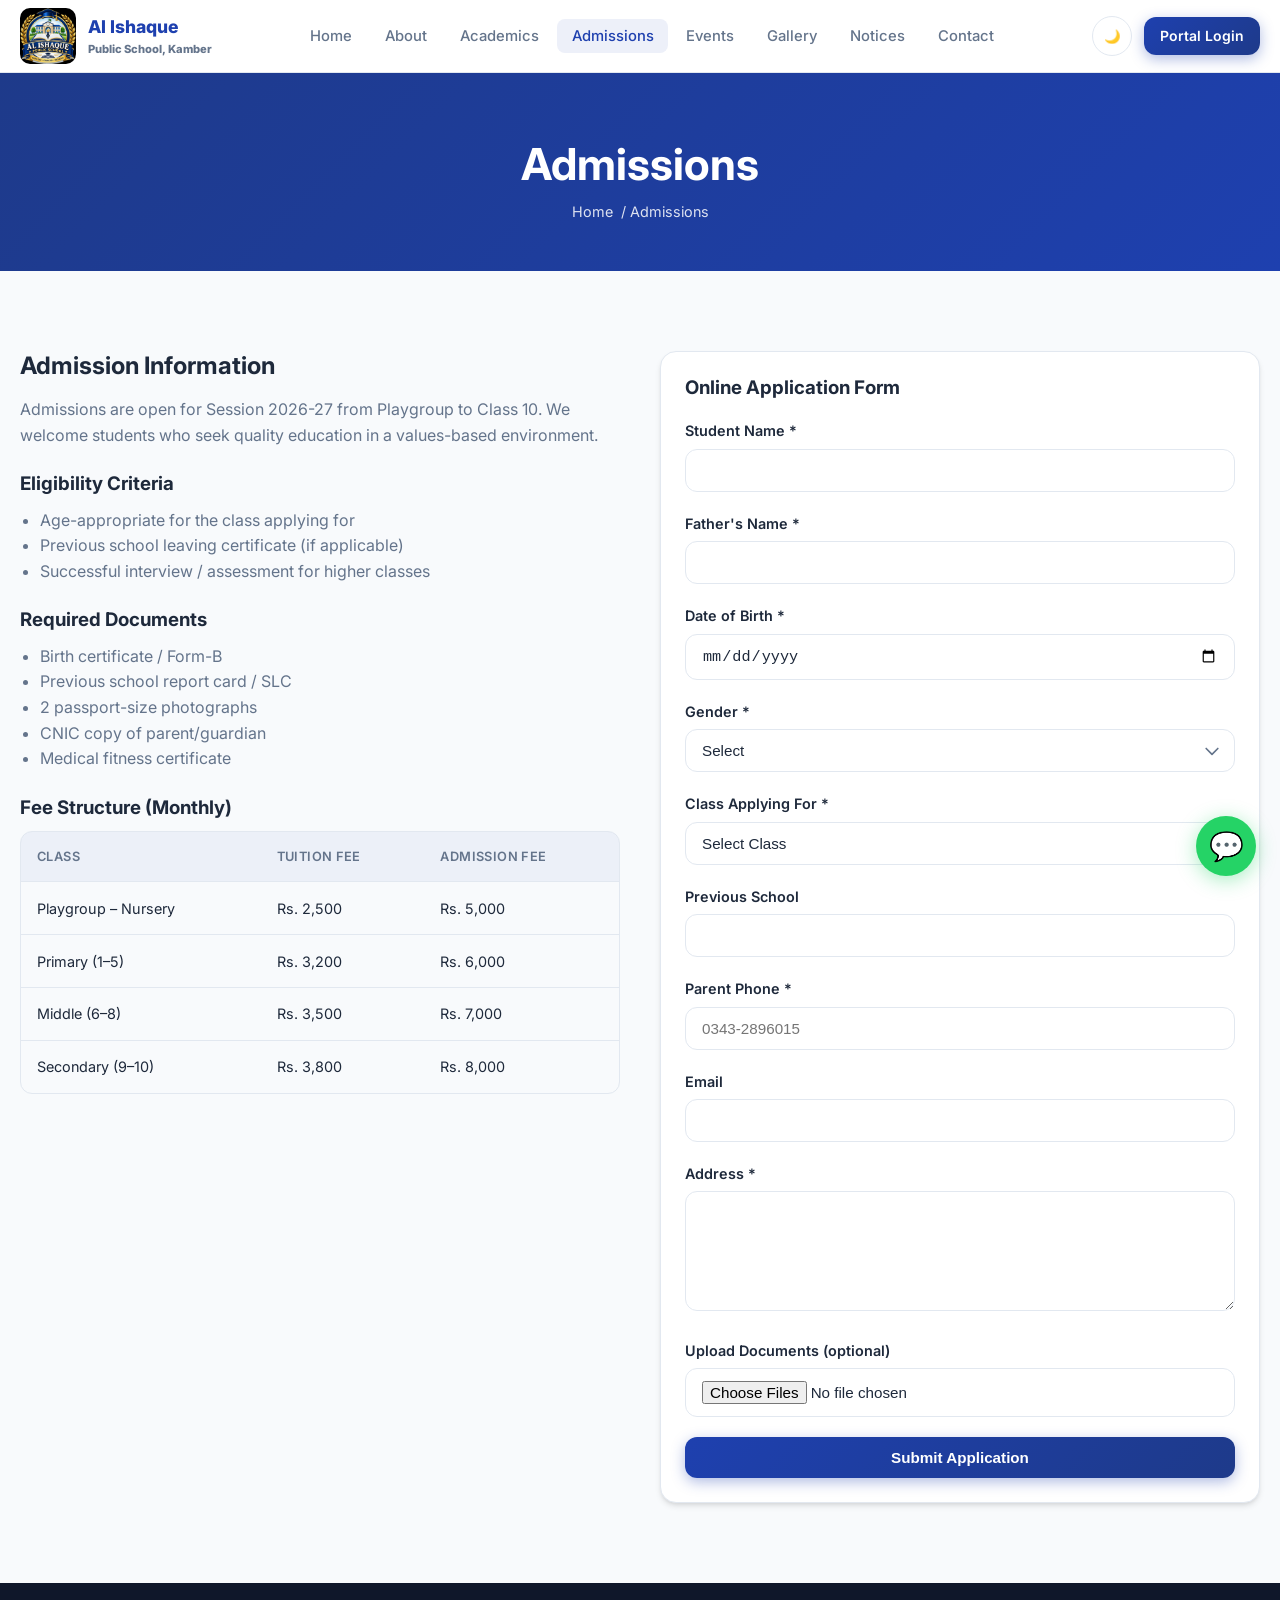
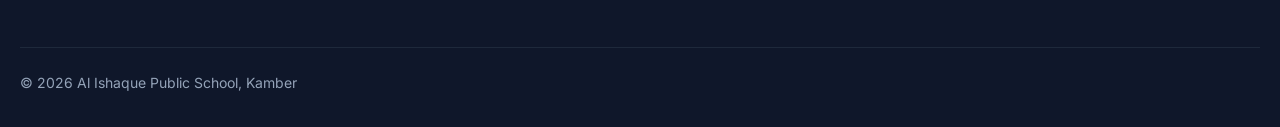
<file: admissions.html>
<!DOCTYPE html>
<html lang="en">
<head>
<meta charset="UTF-8">
<meta name="viewport" content="width=device-width, initial-scale=1.0">
<title>Admissions | Al Ishaque Public School</title>
<link href="https://fonts.googleapis.com/css2?family=Inter:wght@400;500;600;700;800&display=swap" rel="stylesheet">
<link rel="stylesheet" href="styles.css">
</head>
<body>
<header class="header"><div class="container"><nav class="nav">
<a href="index.html" class="logo"><img src="logo.png" alt="Al Ishaque Public School" class="logo-img" width="56" height="56"><div><div style="font-size:1.1rem">Al Ishaque</div><div style="font-size:0.7rem;color:var(--text-muted)">Public School, Kamber</div></div></a>
<ul class="nav-links">
<li><a href="index.html">Home</a></li><li><a href="about.html">About</a></li><li><a href="academics.html">Academics</a></li>
<li><a href="admissions.html" class="active">Admissions</a></li><li><a href="events.html">Events</a></li>
<li><a href="gallery.html">Gallery</a></li><li><a href="notices.html">Notices</a></li><li><a href="contact.html">Contact</a></li>
</ul>
<div class="nav-actions"><button class="icon-btn theme-toggle">🌙</button><a href="login.html" class="btn btn-primary btn-sm">Portal Login</a><div class="mobile-toggle"><span></span><span></span><span></span></div></div>
</nav></div></header>
<div class="page-header"><div class="container"><h1>Admissions</h1><div class="breadcrumb"><a href="index.html">Home</a> / Admissions</div></div></div>
<section class="section"><div class="container">
<div class="grid-2" style="gap:2.5rem;align-items:start">
<div>
<h2 style="margin-bottom:1rem">Admission Information</h2>
<p style="color:var(--text-muted);margin-bottom:1.5rem">Admissions are open for Session 2026-27 from Playgroup to Class 10. We welcome students who seek quality education in a values-based environment.</p>
<h3 style="margin-bottom:0.75rem">Eligibility Criteria</h3>
<ul style="color:var(--text-muted);margin-bottom:1.5rem;padding-left:1.25rem">
<li>Age-appropriate for the class applying for</li>
<li>Previous school leaving certificate (if applicable)</li>
<li>Successful interview / assessment for higher classes</li>
</ul>
<h3 style="margin-bottom:0.75rem">Required Documents</h3>
<ul style="color:var(--text-muted);margin-bottom:1.5rem;padding-left:1.25rem">
<li>Birth certificate / Form-B</li>
<li>Previous school report card / SLC</li>
<li>2 passport-size photographs</li>
<li>CNIC copy of parent/guardian</li>
<li>Medical fitness certificate</li>
</ul>
<h3 style="margin-bottom:0.75rem">Fee Structure (Monthly)</h3>
<div class="table-wrapper"><table>
<tr><th>Class</th><th>Tuition Fee</th><th>Admission Fee</th></tr>
<tr><td>Playgroup – Nursery</td><td>Rs. 2,500</td><td>Rs. 5,000</td></tr>
<tr><td>Primary (1–5)</td><td>Rs. 3,200</td><td>Rs. 6,000</td></tr>
<tr><td>Middle (6–8)</td><td>Rs. 3,500</td><td>Rs. 7,000</td></tr>
<tr><td>Secondary (9–10)</td><td>Rs. 3,800</td><td>Rs. 8,000</td></tr>
</table></div>
</div>
<div class="card"><div class="card-body">
<h3 style="margin-bottom:1.25rem">Online Application Form</h3>
<div id="formSuccess" class="alert alert-success" style="display:none"></div>
<form id="admissionForm">
<div class="form-group"><label>Student Name *</label><input type="text" class="form-control" id="studentName" required></div>
<div class="form-group"><label>Father's Name *</label><input type="text" class="form-control" id="fatherName" required></div>
<div class="form-group"><label>Date of Birth *</label><input type="date" class="form-control" id="dob" required></div>
<div class="form-group"><label>Gender *</label><select class="form-control" id="gender" required><option value="">Select</option><option>Male</option><option>Female</option></select></div>
<div class="form-group"><label>Class Applying For *</label><select class="form-control" id="classApply" required>
<option value="">Select Class</option>
<option>Playgroup</option><option>Nursery</option><option>Class 1</option><option>Class 2</option><option>Class 3</option>
<option>Class 4</option><option>Class 5</option><option>Class 6</option><option>Class 7</option><option>Class 8</option>
<option>Class 9</option><option>Class 10</option>
</select></div>
<div class="form-group"><label>Previous School</label><input type="text" class="form-control" id="prevSchool"></div>
<div class="form-group"><label>Parent Phone *</label><input type="tel" class="form-control" id="phone" required placeholder="0343-2896015"></div>
<div class="form-group"><label>Email</label><input type="email" class="form-control" id="email"></div>
<div class="form-group"><label>Address *</label><textarea class="form-control" id="address" required></textarea></div>
<div class="form-group"><label>Upload Documents (optional)</label><input type="file" class="form-control" id="docs" multiple accept=".pdf,.jpg,.png"></div>
<button type="submit" class="btn btn-primary" style="width:100%">Submit Application</button>
</form>
</div></div>
</div>
</div></section>
<footer class="footer"><div class="container"><div class="footer-bottom"><p>© 2026 Al Ishaque Public School, Kamber</p></div></div></footer>
<a href="https://wa.me/923432896015" class="whatsapp-float" target="_blank">💬</a>
<script src="main.js"></script>
<script>
document.getElementById('admissionForm').addEventListener('submit', function(e) {
  e.preventDefault();
  if (!SchoolApp.validateForm('admissionForm')) { alert('Please fill all required fields'); return; }
  const appNo = SchoolApp.generateAppNumber();
  const apps = JSON.parse(localStorage.getItem('applications') || '[]');
  apps.push({
    appNo, studentName: document.getElementById('studentName').value,
    fatherName: document.getElementById('fatherName').value,
    dob: document.getElementById('dob').value, gender: document.getElementById('gender').value,
    classApply: document.getElementById('classApply').value, phone: document.getElementById('phone').value,
    email: document.getElementById('email').value, address: document.getElementById('address').value,
    date: new Date().toISOString(), status: 'Pending'
  });
  localStorage.setItem('applications', JSON.stringify(apps));
  document.getElementById('admissionForm').style.display = 'none';
  const s = document.getElementById('formSuccess');
  s.style.display = 'block';
  s.innerHTML = '<strong>Application Submitted Successfully!</strong><br>Your application/reference number is: <strong>' + appNo + '</strong><br>Please save this number for future reference. Our team will contact you soon.';
});
</script>
</body>
</html>
</file>
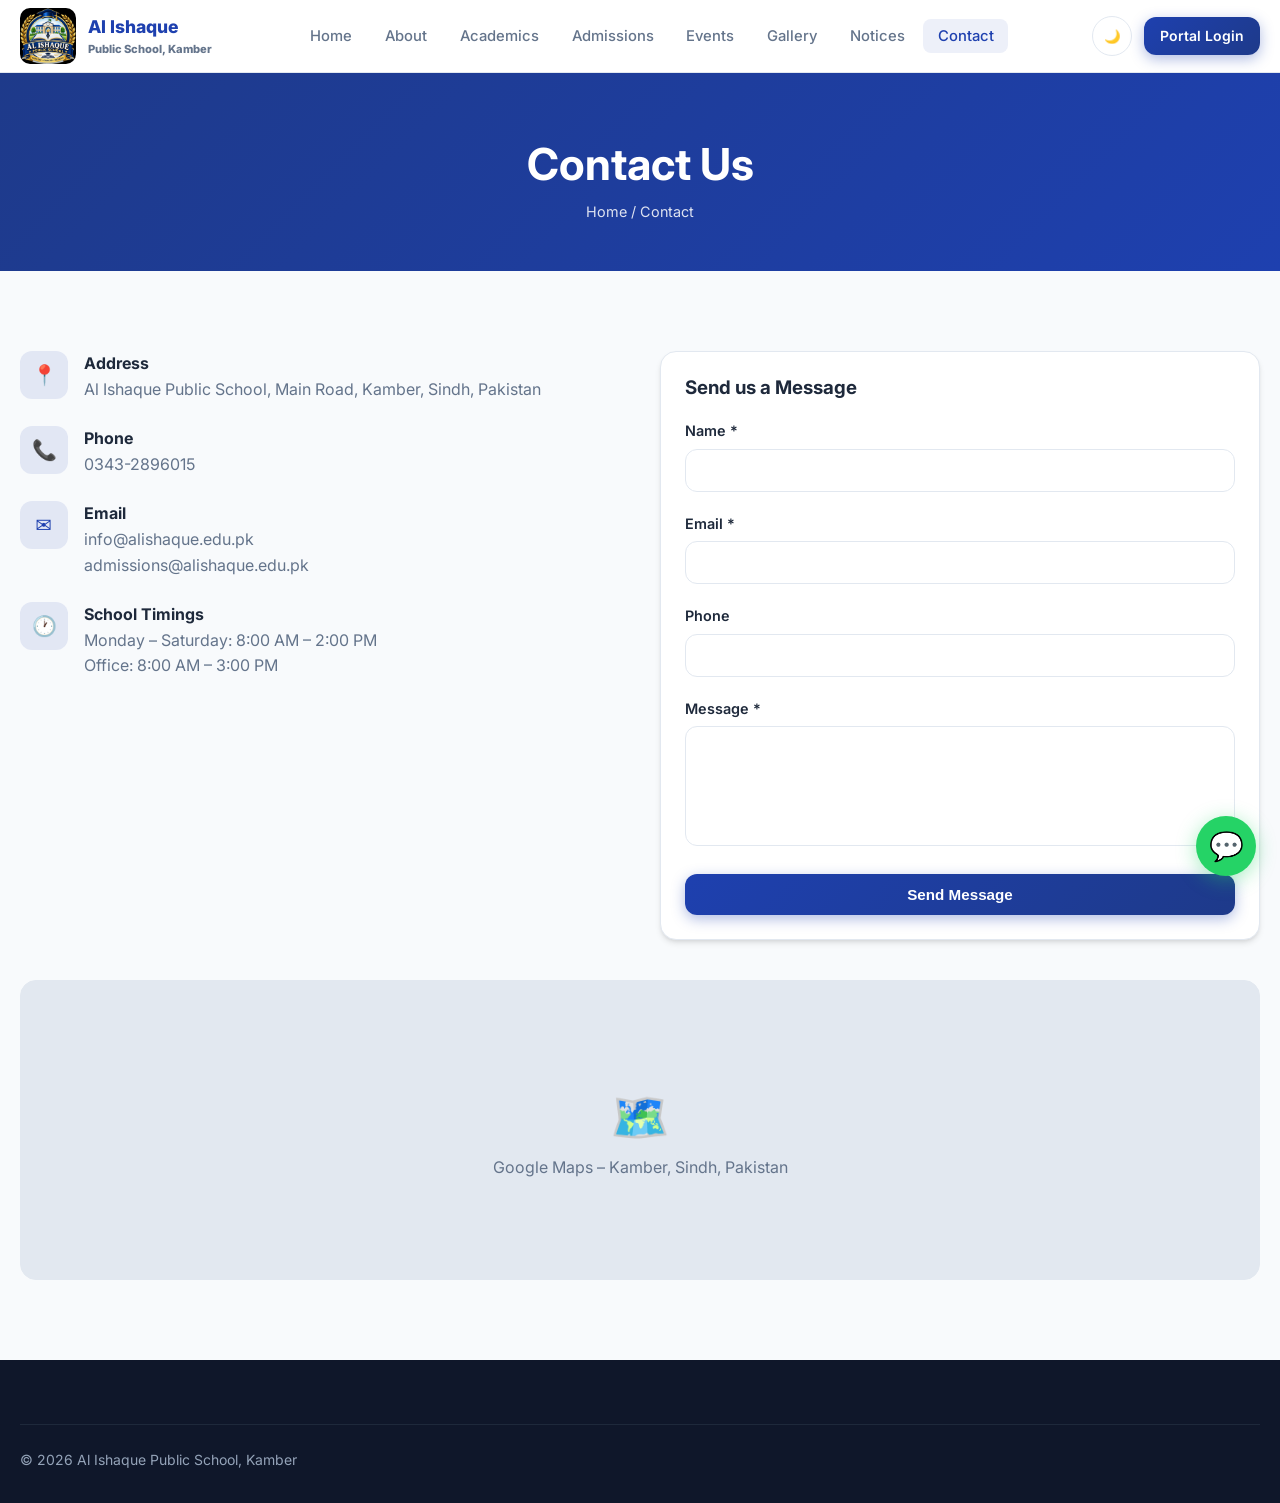
<file: contact.html>
<!DOCTYPE html>
<html lang="en">
<head>
<meta charset="UTF-8"><meta name="viewport" content="width=device-width, initial-scale=1.0">
<title>Contact | Al Ishaque Public School</title>
<link href="https://fonts.googleapis.com/css2?family=Inter:wght@400;500;600;700;800&display=swap" rel="stylesheet">
<link rel="stylesheet" href="styles.css">
</head>
<body>
<header class="header"><div class="container"><nav class="nav">
<a href="index.html" class="logo"><img src="logo.png" alt="Al Ishaque Public School" class="logo-img" width="56" height="56"><div><div style="font-size:1.1rem">Al Ishaque</div><div style="font-size:0.7rem;color:var(--text-muted)">Public School, Kamber</div></div></a>
<ul class="nav-links">
<li><a href="index.html">Home</a></li><li><a href="about.html">About</a></li><li><a href="academics.html">Academics</a></li>
<li><a href="admissions.html">Admissions</a></li><li><a href="events.html">Events</a></li><li><a href="gallery.html">Gallery</a></li>
<li><a href="notices.html">Notices</a></li><li><a href="contact.html" class="active">Contact</a></li>
</ul>
<div class="nav-actions"><button class="icon-btn theme-toggle">🌙</button><a href="login.html" class="btn btn-primary btn-sm">Portal Login</a><div class="mobile-toggle"><span></span><span></span><span></span></div></div>
</nav></div></header>
<div class="page-header"><div class="container"><h1>Contact Us</h1><div class="breadcrumb">Home / Contact</div></div></div>
<section class="section"><div class="container">
<div class="grid-2" style="gap:2.5rem">
<div>
<div class="contact-info-item"><div class="contact-icon">📍</div><div><strong>Address</strong><p style="color:var(--text-muted);margin:0">Al Ishaque Public School, Main Road, Kamber, Sindh, Pakistan</p></div></div>
<div class="contact-info-item"><div class="contact-icon">📞</div><div><strong>Phone</strong><p style="color:var(--text-muted);margin:0">0343-2896015</p></div></div>
<div class="contact-info-item"><div class="contact-icon">✉️</div><div><strong>Email</strong><p style="color:var(--text-muted);margin:0">info@alishaque.edu.pk<br>admissions@alishaque.edu.pk</p></div></div>
<div class="contact-info-item"><div class="contact-icon">🕐</div><div><strong>School Timings</strong><p style="color:var(--text-muted);margin:0">Monday – Saturday: 8:00 AM – 2:00 PM<br>Office: 8:00 AM – 3:00 PM</p></div></div>
</div>
<div class="card"><div class="card-body">
<h3 style="margin-bottom:1.25rem">Send us a Message</h3>
<form id="contactForm" onsubmit="event.preventDefault();alert('Thank you! Your message has been received. We will contact you soon.');this.reset();">
<div class="form-group"><label>Name *</label><input type="text" class="form-control" required></div>
<div class="form-group"><label>Email *</label><input type="email" class="form-control" required></div>
<div class="form-group"><label>Phone</label><input type="tel" class="form-control"></div>
<div class="form-group"><label>Message *</label><textarea class="form-control" required></textarea></div>
<button type="submit" class="btn btn-primary" style="width:100%">Send Message</button>
</form>
</div></div>
</div>
<div style="margin-top:2.5rem;border-radius:1rem;height:300px;background:#e2e8f0;display:flex;align-items:center;justify-content:center;border:1px solid var(--border)">
<div style="text-align:center;color:var(--text-muted)"><div style="font-size:3rem">🗺️</div><p>Google Maps – Kamber, Sindh, Pakistan</p></div>
</div>
</div></section>
<footer class="footer"><div class="container"><div class="footer-bottom"><p>© 2026 Al Ishaque Public School, Kamber</p></div></div></footer>
<a href="https://wa.me/923432896015" class="whatsapp-float" target="_blank">💬</a>
<script src="main.js"></script>
</body>
</html>
</file>
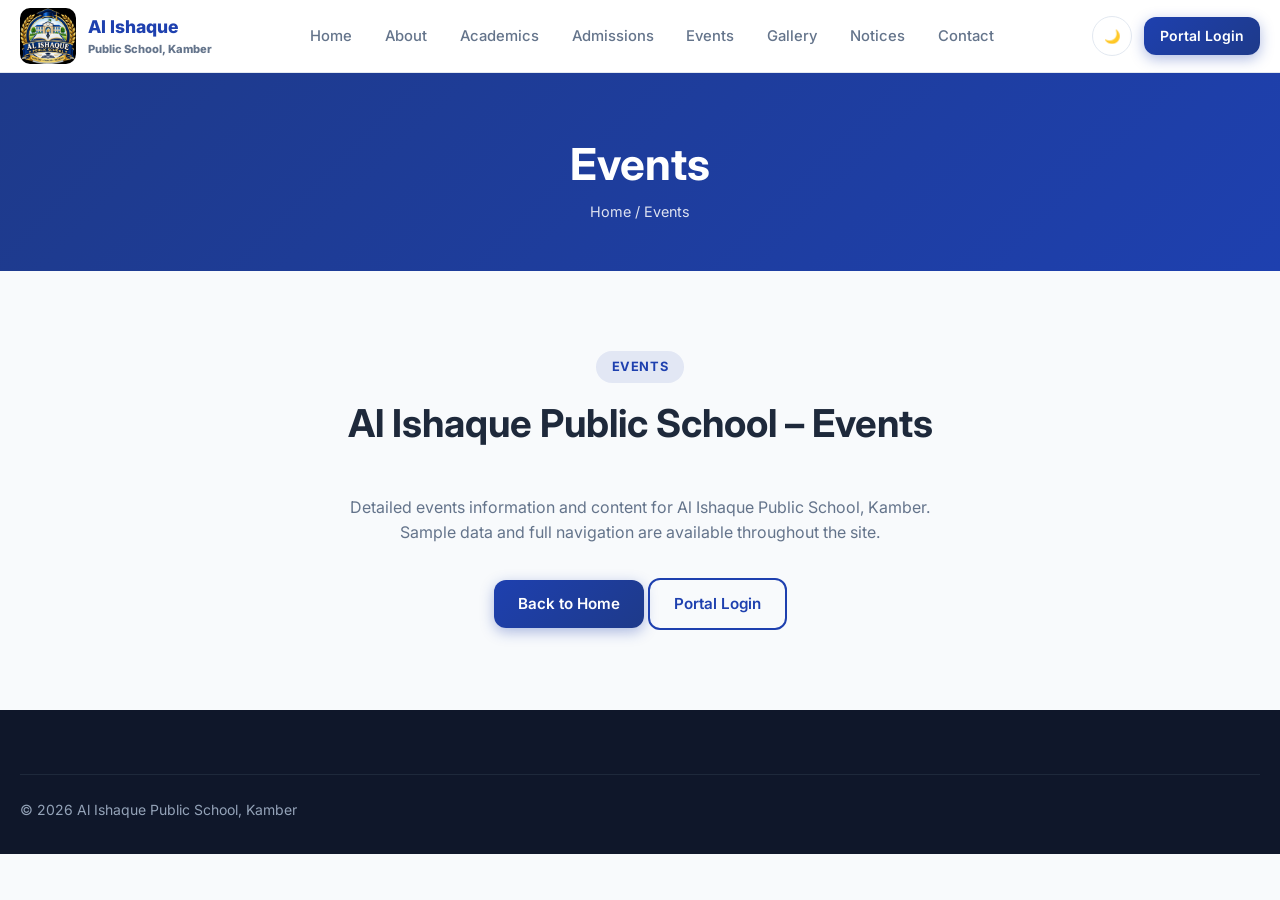
<file: events.html>
<!DOCTYPE html>
<html lang="en">
<head>
<meta charset="UTF-8"><meta name="viewport" content="width=device-width, initial-scale=1.0">
<title>Events | Al Ishaque Public School</title>
<link href="https://fonts.googleapis.com/css2?family=Inter:wght@400;500;600;700;800&display=swap" rel="stylesheet">
<link rel="stylesheet" href="styles.css">
</head>
<body>
<header class="header"><div class="container"><nav class="nav">
<a href="index.html" class="logo"><img src="logo.png" alt="Al Ishaque Public School" class="logo-img" width="56" height="56"><div><div style="font-size:1.1rem">Al Ishaque</div><div style="font-size:0.7rem;color:var(--text-muted)">Public School, Kamber</div></div></a>
<ul class="nav-links">
<li><a href="index.html">Home</a></li><li><a href="about.html">About</a></li><li><a href="academics.html">Academics</a></li>
<li><a href="admissions.html">Admissions</a></li><li><a href="events.html">Events</a></li><li><a href="gallery.html">Gallery</a></li>
<li><a href="notices.html">Notices</a></li><li><a href="contact.html">Contact</a></li>
</ul>
<div class="nav-actions"><button class="icon-btn theme-toggle">🌙</button><a href="login.html" class="btn btn-primary btn-sm">Portal Login</a><div class="mobile-toggle"><span></span><span></span><span></span></div></div>
</nav></div></header>
<div class="page-header"><div class="container"><h1>Events</h1><div class="breadcrumb">Home / Events</div></div></div>
<section class="section"><div class="container">
<div class="section-header"><span class="badge">Events</span><h2>Al Ishaque Public School – Events</h2></div>
<p style="text-align:center;color:var(--text-muted);max-width:600px;margin:0 auto 2rem">Detailed events information and content for Al Ishaque Public School, Kamber. Sample data and full navigation are available throughout the site.</p>
<div style="text-align:center"><a href="index.html" class="btn btn-primary">Back to Home</a> <a href="login.html" class="btn btn-outline">Portal Login</a></div>
</div></section>
<footer class="footer"><div class="container"><div class="footer-bottom"><p>© 2026 Al Ishaque Public School, Kamber</p></div></div></footer>
<script src="main.js"></script>
</body>
</html>
</file>
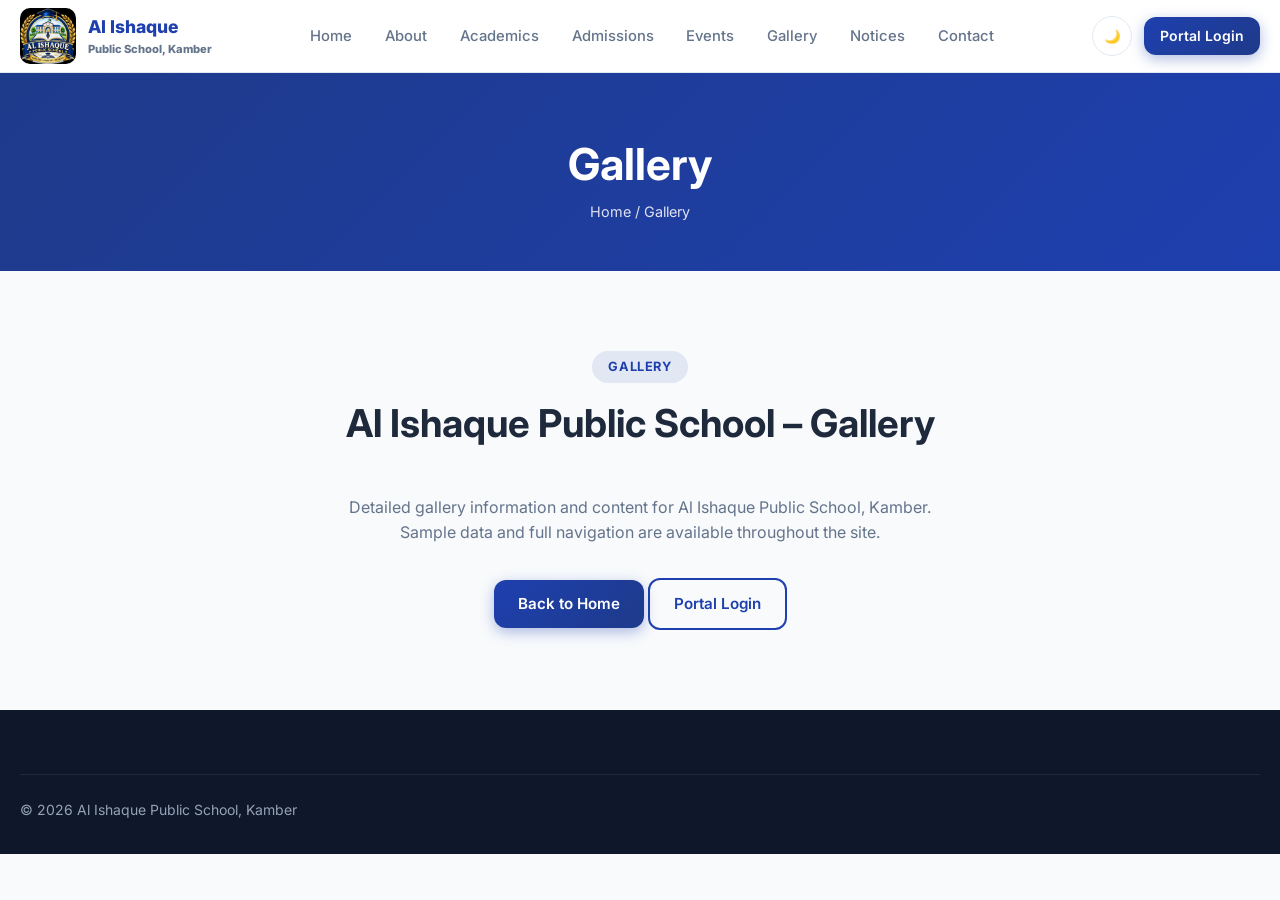
<file: gallery.html>
<!DOCTYPE html>
<html lang="en">
<head>
<meta charset="UTF-8"><meta name="viewport" content="width=device-width, initial-scale=1.0">
<title>Gallery | Al Ishaque Public School</title>
<link href="https://fonts.googleapis.com/css2?family=Inter:wght@400;500;600;700;800&display=swap" rel="stylesheet">
<link rel="stylesheet" href="styles.css">
</head>
<body>
<header class="header"><div class="container"><nav class="nav">
<a href="index.html" class="logo"><img src="logo.png" alt="Al Ishaque Public School" class="logo-img" width="56" height="56"><div><div style="font-size:1.1rem">Al Ishaque</div><div style="font-size:0.7rem;color:var(--text-muted)">Public School, Kamber</div></div></a>
<ul class="nav-links">
<li><a href="index.html">Home</a></li><li><a href="about.html">About</a></li><li><a href="academics.html">Academics</a></li>
<li><a href="admissions.html">Admissions</a></li><li><a href="events.html">Events</a></li><li><a href="gallery.html">Gallery</a></li>
<li><a href="notices.html">Notices</a></li><li><a href="contact.html">Contact</a></li>
</ul>
<div class="nav-actions"><button class="icon-btn theme-toggle">🌙</button><a href="login.html" class="btn btn-primary btn-sm">Portal Login</a><div class="mobile-toggle"><span></span><span></span><span></span></div></div>
</nav></div></header>
<div class="page-header"><div class="container"><h1>Gallery</h1><div class="breadcrumb">Home / Gallery</div></div></div>
<section class="section"><div class="container">
<div class="section-header"><span class="badge">Gallery</span><h2>Al Ishaque Public School – Gallery</h2></div>
<p style="text-align:center;color:var(--text-muted);max-width:600px;margin:0 auto 2rem">Detailed gallery information and content for Al Ishaque Public School, Kamber. Sample data and full navigation are available throughout the site.</p>
<div style="text-align:center"><a href="index.html" class="btn btn-primary">Back to Home</a> <a href="login.html" class="btn btn-outline">Portal Login</a></div>
</div></section>
<footer class="footer"><div class="container"><div class="footer-bottom"><p>© 2026 Al Ishaque Public School, Kamber</p></div></div></footer>
<script src="main.js"></script>
</body>
</html>
</file>
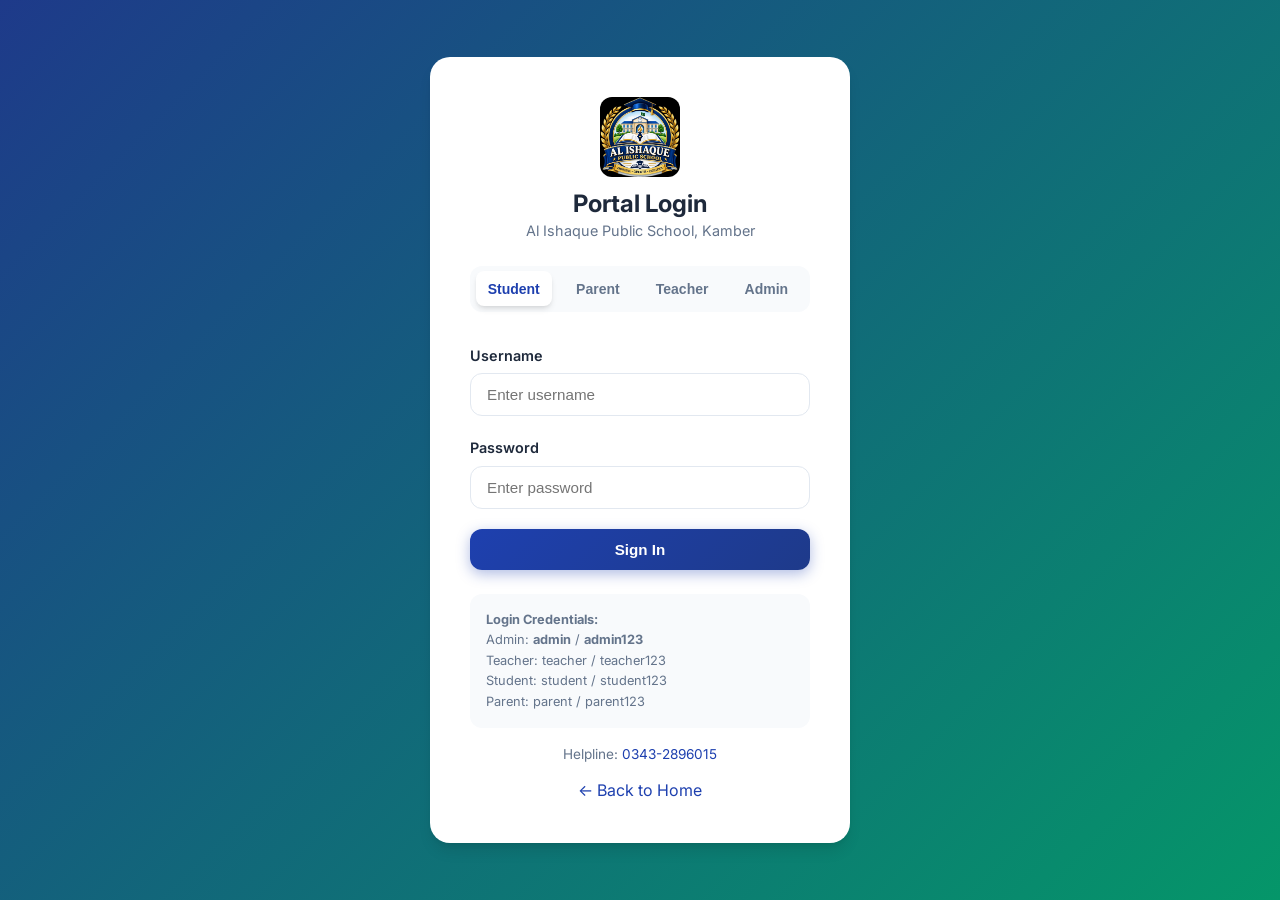
<file: login.html>
<!DOCTYPE html>
<html lang="en">
<head>
<meta charset="UTF-8">
<meta name="viewport" content="width=device-width, initial-scale=1.0">
<title>Portal Login | Al Ishaque Public School</title>
<link href="https://fonts.googleapis.com/css2?family=Inter:wght@400;500;600;700;800&display=swap" rel="stylesheet">
<link rel="stylesheet" href="styles.css">
</head>
<body>
<div class="login-page">
<div class="login-card">
<div style="text-align:center;margin-bottom:1.5rem">
<img src="logo.png" alt="Al Ishaque Public School" style="width:80px;height:80px;margin:0 auto 0.75rem;display:block;border-radius:12px;object-fit:contain">
<h2>Portal Login</h2>
<p style="color:var(--text-muted);font-size:0.9rem">Al Ishaque Public School, Kamber</p>
</div>
<div class="login-tabs">
<button class="login-tab active" data-role="student">Student</button>
<button class="login-tab" data-role="parent">Parent</button>
<button class="login-tab" data-role="teacher">Teacher</button>
<button class="login-tab" data-role="admin">Admin</button>
</div>
<form id="loginForm">
<div class="form-group"><label>Username</label><input type="text" class="form-control" id="username" required placeholder="Enter username"></div>
<div class="form-group"><label>Password</label><input type="password" class="form-control" id="password" required placeholder="Enter password"></div>
<div id="loginError" style="display:none;padding:0.75rem;border-radius:0.5rem;margin-bottom:1rem;background:rgba(239,68,68,0.12);color:#dc2626;font-size:0.9rem"></div>
<button type="submit" class="btn btn-primary" style="width:100%">Sign In</button>
</form>
<div style="margin-top:1.5rem;padding:1rem;background:var(--bg);border-radius:0.75rem;font-size:0.8rem;color:var(--text-muted)">
<strong>Login Credentials:</strong><br>
Admin: <strong>admin</strong> / <strong>admin123</strong><br>
Teacher: teacher / teacher123<br>
Student: student / student123<br>
Parent: parent / parent123
</div>
<p style="text-align:center;margin-top:1rem;font-size:0.85rem;color:var(--text-muted)">Helpline: <a href="https://wa.me/923432896015" style="color:var(--primary)">0343-2896015</a></p>
<p style="text-align:center;margin-top:0.75rem"><a href="index.html" style="color:var(--primary)">← Back to Home</a></p>
</div>
</div>
<script src="main.js"></script>
<script>
let selectedRole = 'student';
document.querySelectorAll('.login-tab').forEach(tab => {
  tab.addEventListener('click', () => {
    document.querySelectorAll('.login-tab').forEach(t => t.classList.remove('active'));
    tab.classList.add('active');
    selectedRole = tab.dataset.role;
  });
});
document.getElementById('loginForm').addEventListener('submit', (e) => {
  e.preventDefault();
  const username = document.getElementById('username').value.trim();
  const password = document.getElementById('password').value;
  const result = SchoolApp.login(username, password, selectedRole);
  if (result.success) {
    if (selectedRole === 'admin') location.href = 'admin-dashboard.html';
    else if (selectedRole === 'teacher') location.href = 'teacher-dashboard.html';
    else if (selectedRole === 'student') location.href = 'student-dashboard.html';
    else location.href = 'student-dashboard.html';
  } else {
    const err = document.getElementById('loginError');
    err.textContent = result.message || 'Invalid credentials';
    err.style.display = 'block';
  }
});
</script>
</body>
</html>
</file>
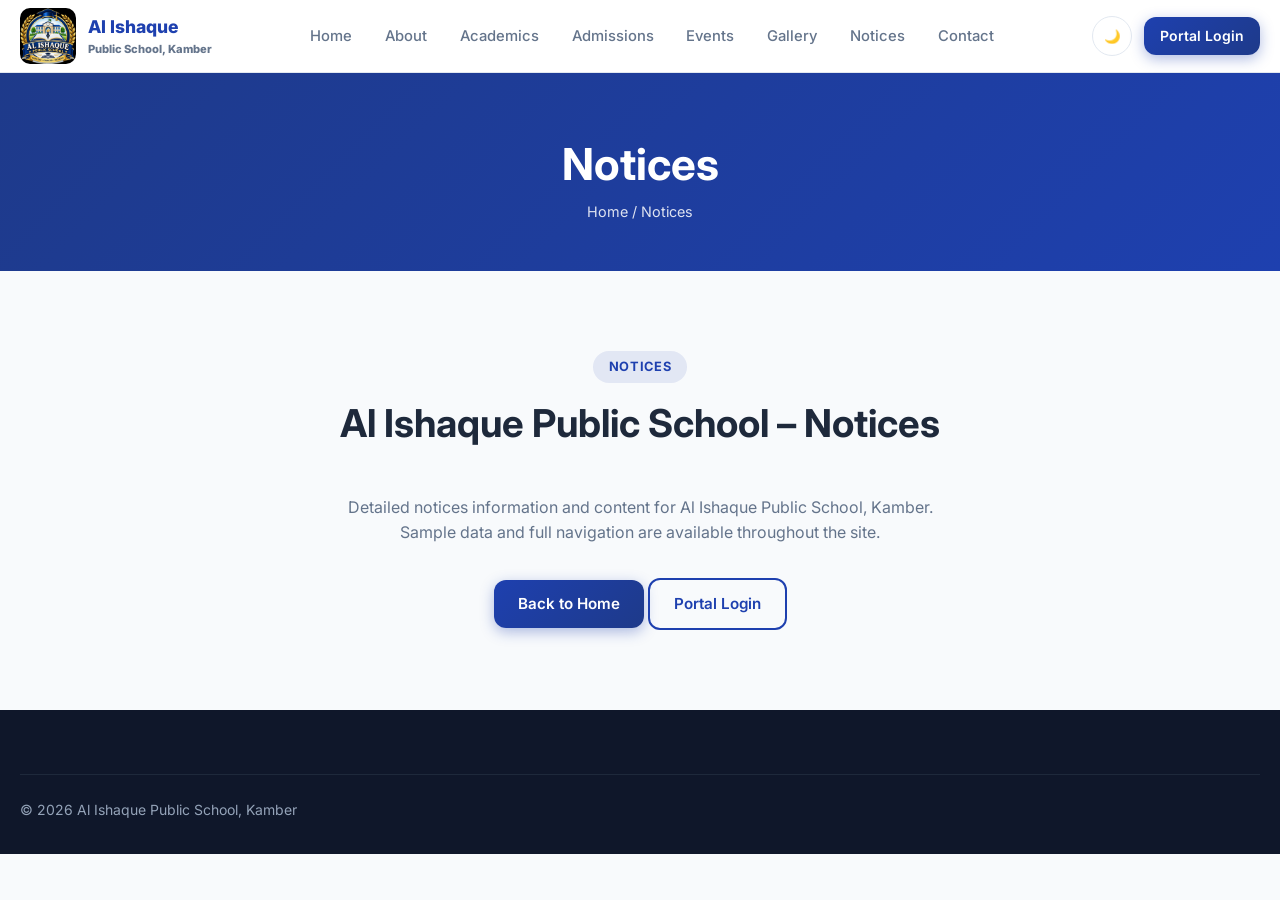
<file: notices.html>
<!DOCTYPE html>
<html lang="en">
<head>
<meta charset="UTF-8"><meta name="viewport" content="width=device-width, initial-scale=1.0">
<title>Notices | Al Ishaque Public School</title>
<link href="https://fonts.googleapis.com/css2?family=Inter:wght@400;500;600;700;800&display=swap" rel="stylesheet">
<link rel="stylesheet" href="styles.css">
</head>
<body>
<header class="header"><div class="container"><nav class="nav">
<a href="index.html" class="logo"><img src="logo.png" alt="Al Ishaque Public School" class="logo-img" width="56" height="56"><div><div style="font-size:1.1rem">Al Ishaque</div><div style="font-size:0.7rem;color:var(--text-muted)">Public School, Kamber</div></div></a>
<ul class="nav-links">
<li><a href="index.html">Home</a></li><li><a href="about.html">About</a></li><li><a href="academics.html">Academics</a></li>
<li><a href="admissions.html">Admissions</a></li><li><a href="events.html">Events</a></li><li><a href="gallery.html">Gallery</a></li>
<li><a href="notices.html">Notices</a></li><li><a href="contact.html">Contact</a></li>
</ul>
<div class="nav-actions"><button class="icon-btn theme-toggle">🌙</button><a href="login.html" class="btn btn-primary btn-sm">Portal Login</a><div class="mobile-toggle"><span></span><span></span><span></span></div></div>
</nav></div></header>
<div class="page-header"><div class="container"><h1>Notices</h1><div class="breadcrumb">Home / Notices</div></div></div>
<section class="section"><div class="container">
<div class="section-header"><span class="badge">Notices</span><h2>Al Ishaque Public School – Notices</h2></div>
<p style="text-align:center;color:var(--text-muted);max-width:600px;margin:0 auto 2rem">Detailed notices information and content for Al Ishaque Public School, Kamber. Sample data and full navigation are available throughout the site.</p>
<div style="text-align:center"><a href="index.html" class="btn btn-primary">Back to Home</a> <a href="login.html" class="btn btn-outline">Portal Login</a></div>
</div></section>
<footer class="footer"><div class="container"><div class="footer-bottom"><p>© 2026 Al Ishaque Public School, Kamber</p></div></div></footer>
<script src="main.js"></script>
</body>
</html>
</file>
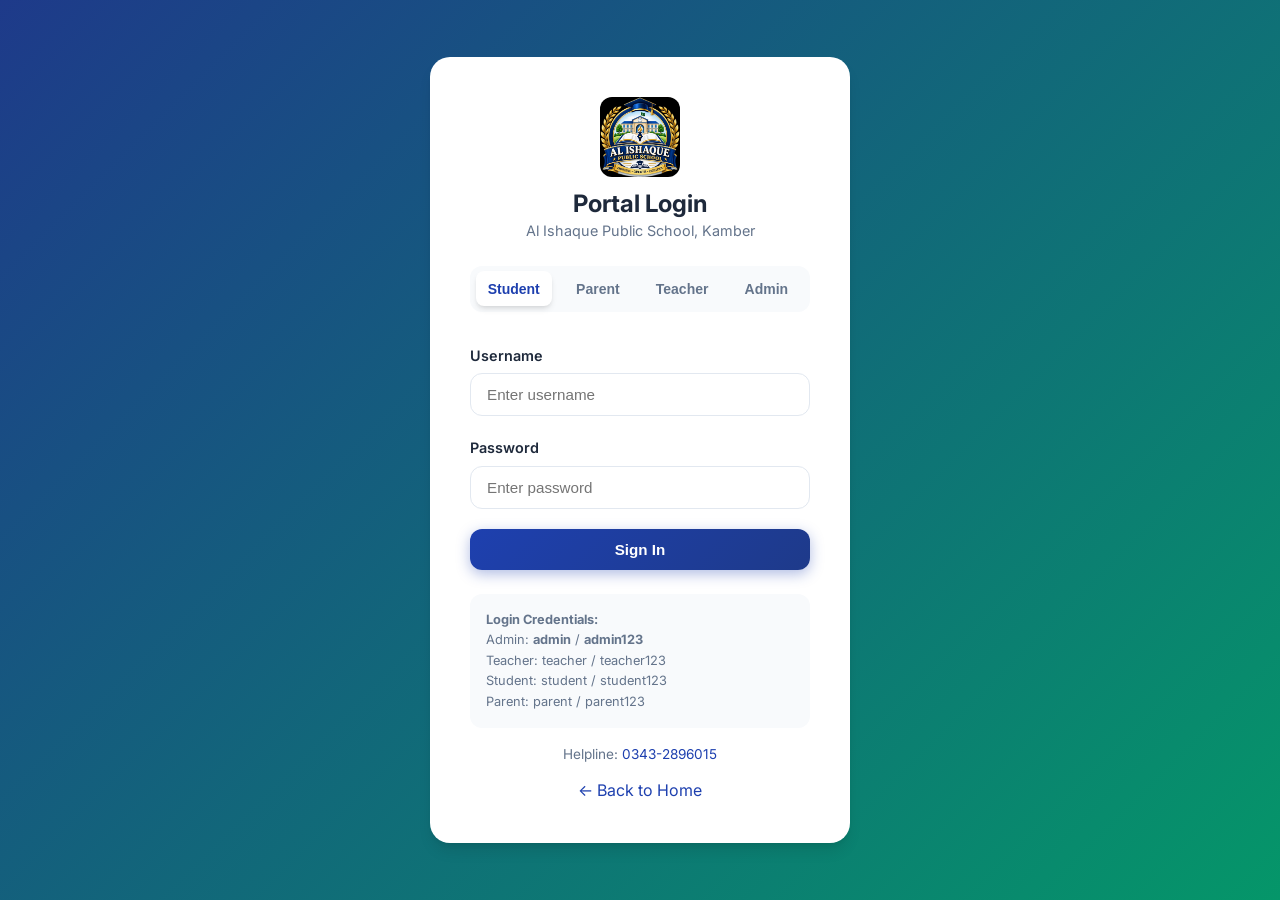
<file: student-dashboard.html>
<!DOCTYPE html>
<html lang="en">
<head>
<meta charset="UTF-8">
<meta name="viewport" content="width=device-width, initial-scale=1.0">
<title>Student Portal | Al Ishaque Public School</title>
<link href="https://fonts.googleapis.com/css2?family=Inter:wght@400;500;600;700;800&display=swap" rel="stylesheet">
<link rel="stylesheet" href="styles.css">
</head>
<body>
<div class="dashboard">
<aside class="sidebar" id="sidebar">
<div class="sidebar-logo"><div class="logo"><img src="logo.png" alt="Al Ishaque Public School" class="logo-img" width="56" height="56"><span style="font-size:0.95rem">Student Portal</span></div></div>
<nav class="sidebar-nav">
<a href="student-dashboard.html" class="active">📊 Overview</a>
<a href="#profile">👤 Profile</a>
<a href="#attendance">📋 Attendance</a>
<a href="#results">📝 Results</a>
<a href="#fees">💰 Fee Status</a>
<a href="#homework">📚 Homework</a>
<a href="#timetable">🗓️ Timetable</a>
<a href="#notices">📢 Notices</a>
<a href="#" onclick="SchoolApp.logout()">🚪 Logout</a>
</nav>
</aside>
<main class="main-content">
<div class="dashboard-header">
<div><h1 style="font-size:1.5rem">Student Dashboard</h1><p style="color:var(--text-muted)" id="welcome">Welcome</p></div>
<button class="icon-btn theme-toggle">🌙</button>
</div>
<div class="stat-cards">
<div class="stat-card"><div class="stat-icon" style="background:rgba(30,64,175,0.1)">📋</div><div class="stat-value">92%</div><div class="stat-label">Attendance</div></div>
<div class="stat-card"><div class="stat-icon" style="background:rgba(5,150,105,0.1)">📝</div><div class="stat-value">A</div><div class="stat-label">Latest Grade</div></div>
<div class="stat-card"><div class="stat-icon" style="background:rgba(14,165,233,0.1)">💰</div><div class="stat-value">Paid</div><div class="stat-label">Fee Status</div></div>
<div class="stat-card"><div class="stat-icon" style="background:rgba(245,158,11,0.1)">📚</div><div class="stat-value">2</div><div class="stat-label">Pending HW</div></div>
</div>
<div class="grid-2" style="gap:1.5rem">
<div class="card" id="profile"><div class="card-body">
<h3 style="margin-bottom:1rem">Student Profile</h3>
<div id="profileInfo"></div>
</div></div>
<div class="card" id="results"><div class="card-body">
<h3 style="margin-bottom:1rem">Latest Result – Mid Term 2026</h3>
<div class="table-wrapper"><table>
<thead><tr><th>Subject</th><th>Marks</th><th>Total</th></tr></thead>
<tbody id="resultTable"></tbody>
</table></div>
<p style="margin-top:1rem"><strong>Percentage:</strong> 87.4% | <strong>Grade:</strong> A | <strong>Position:</strong> 3</p>
<button class="btn btn-sm btn-outline" onclick="window.print()">🖨️ Print Result Card</button>
</div></div>
</div>
<div class="card" style="margin-top:1.5rem" id="homework"><div class="card-body">
<h3 style="margin-bottom:1rem">Homework / Assignments</h3>
<div id="hwList"></div>
</div></div>
<div class="card" style="margin-top:1.5rem" id="fees"><div class="card-body">
<h3 style="margin-bottom:1rem">Fee History</h3>
<div class="table-wrapper"><table>
<thead><tr><th>Month</th><th>Amount</th><th>Status</th><th>Receipt</th></tr></thead>
<tbody id="feeTable"></tbody>
</table></div>
</div></div>
</main>
</div>
<script src="main.js"></script>
<script>
const session = SchoolApp.requireAuth(['student','parent']);
if (session) {
  document.getElementById('welcome').textContent = 'Welcome, ' + session.name;
  const data = SchoolApp.SAMPLE_DATA;
  const student = data.students.find(s => s.id === (session.studentId || 'APS-2024-001')) || data.students[0];
  document.getElementById('profileInfo').innerHTML = `
    <p><strong>ID:</strong> ${student.id}</p>
    <p><strong>Name:</strong> ${student.name}</p>
    <p><strong>Class:</strong> ${student.class} - ${student.section}</p>
    <p><strong>Father:</strong> ${student.father}</p>
    <p><strong>Phone:</strong> ${student.phone}</p>
  `;
  const result = data.results[0];
  document.getElementById('resultTable').innerHTML = result.subjects.map(s =>
    `<tr><td>${s.name}</td><td>${s.marks}</td><td>${s.total}</td></tr>`
  ).join('');
  document.getElementById('hwList').innerHTML = data.homework.filter(h => h.class === 'Class 8').map(h =>
    `<div style="padding:0.75rem 0;border-bottom:1px solid var(--border)"><strong>${h.subject}:</strong> ${h.title}<br><span style="font-size:0.85rem;color:var(--text-muted)">Due: ${h.due} | ${h.teacher}</span></div>`
  ).join('') || '<p style="color:var(--text-muted)">No homework</p>';
  document.getElementById('feeTable').innerHTML = data.fees.filter(f => f.studentId === student.id).map(f =>
    `<tr><td>${f.month}</td><td>Rs. ${f.amount}</td><td><span class="badge ${f.status==='Paid'?'badge-success':'badge-warning'}">${f.status}</span></td><td>${f.receipt || '-'}</td></tr>`
  ).join('');
}
</script>
</body>
</html>
</file>
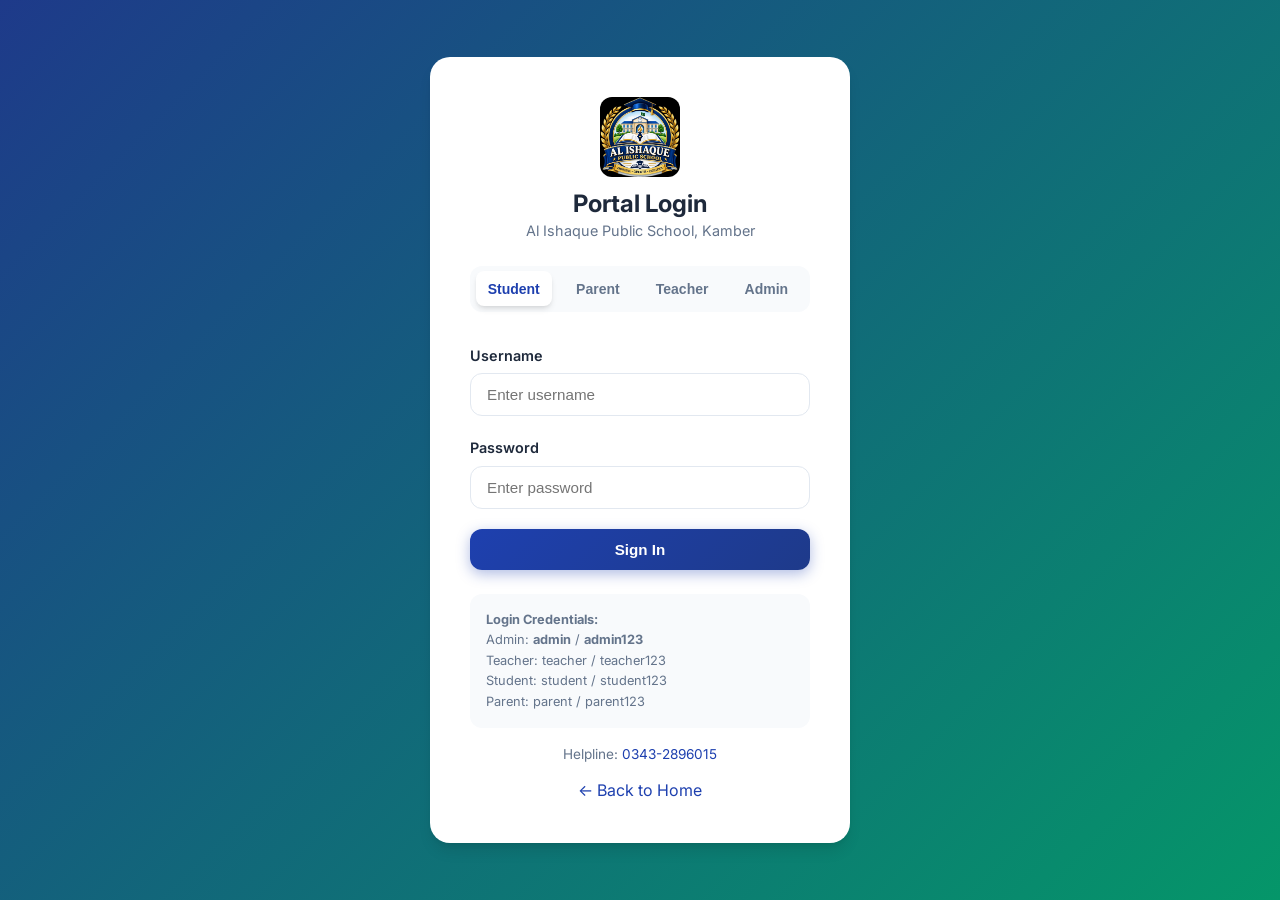
<file: teacher-dashboard.html>
<!DOCTYPE html>
<html lang="en">
<head>
<meta charset="UTF-8">
<meta name="viewport" content="width=device-width, initial-scale=1.0">
<title>Teacher Portal | Al Ishaque Public School</title>
<link href="https://fonts.googleapis.com/css2?family=Inter:wght@400;500;600;700;800&display=swap" rel="stylesheet">
<link rel="stylesheet" href="styles.css">
</head>
<body>
<div class="dashboard">
<aside class="sidebar"><div class="sidebar-logo"><div class="logo"><img src="logo.png" alt="Al Ishaque Public School" class="logo-img" width="56" height="56"><span style="font-size:0.95rem">Teacher Portal</span></div></div>
<nav class="sidebar-nav">
<a href="teacher-dashboard.html" class="active">📊 Dashboard</a>
<a href="#">📚 My Classes</a>
<a href="#">👨‍🎓 Students</a>
<a href="#">📋 Mark Attendance</a>
<a href="#">📝 Enter Marks</a>
<a href="#">📤 Upload Homework</a>
<a href="#">🗓️ Timetable</a>
<a href="#">📢 Announcements</a>
<a href="#" onclick="SchoolApp.logout()">🚪 Logout</a>
</nav></aside>
<main class="main-content">
<div class="dashboard-header"><div><h1 style="font-size:1.5rem">Teacher Dashboard</h1><p style="color:var(--text-muted)" id="welcome">Welcome</p></div><button class="icon-btn theme-toggle">🌙</button></div>
<div class="stat-cards">
<div class="stat-card"><div class="stat-icon" style="background:rgba(30,64,175,0.1)">📚</div><div class="stat-value">2</div><div class="stat-label">Assigned Classes</div></div>
<div class="stat-card"><div class="stat-icon" style="background:rgba(5,150,105,0.1)">👨‍🎓</div><div class="stat-value">65</div><div class="stat-label">Students</div></div>
<div class="stat-card"><div class="stat-icon" style="background:rgba(14,165,233,0.1)">📋</div><div class="stat-value">Today</div><div class="stat-label">Attendance</div></div>
<div class="stat-card"><div class="stat-icon" style="background:rgba(245,158,11,0.1)">📝</div><div class="stat-value">3</div><div class="stat-label">Pending Marks</div></div>
</div>
<div class="card"><div class="card-body">
<h3 style="margin-bottom:1rem">My Classes – 8A, 9A (Mathematics)</h3>
<p style="color:var(--text-muted)">Use the sidebar to mark attendance, enter examination marks, upload homework, and post class announcements. Full CRUD interfaces are ready for backend integration.</p>
<button class="btn btn-primary btn-sm" onclick="alert('Attendance marking interface would open here')">Mark Today's Attendance</button>
<button class="btn btn-secondary btn-sm" onclick="alert('Marks entry form would open here')">Enter Marks</button>
</div></div>
</main></div>
<script src="main.js"></script>
<script>
const s = SchoolApp.requireAuth(['teacher']);
if (s) document.getElementById('welcome').textContent = 'Welcome, ' + s.name;
</script>
</body>
</html>
</file>
<file: styles.css>
/* Custom styles for Al-Ishaq Public School */
:root {
  --primary: #1e40af;
  --primary-dark: #1e3a8a;
  --secondary: #059669;
  --accent: #0ea5e9;
  --bg: #f8fafc;
  --card: #ffffff;
  --text: #1e293b;
  --text-muted: #64748b;
  --border: #e2e8f0;
  --success: #10b981;
  --warning: #f59e0b;
  --danger: #ef4444;
  --shadow: 0 4px 6px -1px rgb(0 0 0 / 0.1), 0 2px 4px -2px rgb(0 0 0 / 0.1);
  --shadow-lg: 0 10px 15px -3px rgb(0 0 0 / 0.1), 0 4px 6px -4px rgb(0 0 0 / 0.1);
}

[data-theme="dark"] {
  --bg: #0f172a;
  --card: #1e293b;
  --text: #f1f5f9;
  --text-muted: #94a3b8;
  --border: #334155;
  --shadow: 0 4px 6px -1px rgb(0 0 0 / 0.3);
  --shadow-lg: 0 10px 15px -3px rgb(0 0 0 / 0.4);
}

* {
  margin: 0;
  padding: 0;
  box-sizing: border-box;
}

html {
  scroll-behavior: smooth;
}

body {
  font-family: 'Inter', 'Segoe UI', system-ui, -apple-system, sans-serif;
  background: var(--bg);
  color: var(--text);
  line-height: 1.6;
  transition: background 0.3s, color 0.3s;
}

/* Typography */
h1, h2, h3, h4, h5, h6 {
  font-weight: 700;
  line-height: 1.25;
  color: var(--text);
}

a {
  text-decoration: none;
  color: inherit;
  transition: color 0.2s;
}

img {
  max-width: 100%;
  height: auto;
  display: block;
}

/* Container */
.container {
  width: 100%;
  max-width: 1280px;
  margin: 0 auto;
  padding: 0 1.25rem;
}

/* Buttons */
.btn {
  display: inline-flex;
  align-items: center;
  justify-content: center;
  gap: 0.5rem;
  padding: 0.75rem 1.5rem;
  font-size: 0.95rem;
  font-weight: 600;
  border-radius: 0.75rem;
  border: none;
  cursor: pointer;
  transition: all 0.25s ease;
  text-align: center;
}

.btn-primary {
  background: linear-gradient(135deg, var(--primary), var(--primary-dark));
  color: white;
  box-shadow: 0 4px 14px rgba(30, 64, 175, 0.35);
}

.btn-primary:hover {
  transform: translateY(-2px);
  box-shadow: 0 6px 20px rgba(30, 64, 175, 0.45);
}

.btn-secondary {
  background: linear-gradient(135deg, var(--secondary), #047857);
  color: white;
  box-shadow: 0 4px 14px rgba(5, 150, 105, 0.35);
}

.btn-secondary:hover {
  transform: translateY(-2px);
}

.btn-outline {
  background: transparent;
  border: 2px solid var(--primary);
  color: var(--primary);
}

.btn-outline:hover {
  background: var(--primary);
  color: white;
}

.btn-sm {
  padding: 0.5rem 1rem;
  font-size: 0.875rem;
}

.btn-lg {
  padding: 1rem 2rem;
  font-size: 1.05rem;
}

/* Header / Nav */
.header {
  position: sticky;
  top: 0;
  z-index: 1000;
  background: rgba(255, 255, 255, 0.95);
  backdrop-filter: blur(12px);
  border-bottom: 1px solid var(--border);
  transition: all 0.3s;
}

[data-theme="dark"] .header {
  background: rgba(15, 23, 42, 0.95);
}

.header.scrolled {
  box-shadow: var(--shadow);
}

.nav {
  display: flex;
  align-items: center;
  justify-content: space-between;
  height: 72px;
}

.logo {
  display: flex;
  align-items: center;
  gap: 0.75rem;
  font-weight: 800;
  font-size: 1.25rem;
  color: var(--primary);
}

.logo-icon {
  width: 52px;
  height: 52px;
  background: linear-gradient(135deg, var(--primary), var(--secondary));
  border-radius: 12px;
  display: flex;
  align-items: center;
  justify-content: center;
  color: white;
  font-size: 1.5rem;
  font-weight: 800;
  object-fit: contain;
  flex-shrink: 0;
}

.logo-icon img,
img.logo-icon {
  width: 52px;
  height: 52px;
  border-radius: 10px;
  object-fit: contain;
  background: transparent;
  display: block;
}

.logo img.logo-img {
  width: 56px;
  height: 56px;
  border-radius: 10px;
  object-fit: contain;
  flex-shrink: 0;
}

.nav-links {
  display: flex;
  align-items: center;
  gap: 0.25rem;
  list-style: none;
}

.nav-links a {
  padding: 0.5rem 0.9rem;
  border-radius: 0.5rem;
  font-weight: 500;
  font-size: 0.925rem;
  color: var(--text-muted);
  transition: all 0.2s;
}

.nav-links a:hover,
.nav-links a.active {
  color: var(--primary);
  background: rgba(30, 64, 175, 0.08);
}

.nav-actions {
  display: flex;
  align-items: center;
  gap: 0.75rem;
}

.icon-btn {
  width: 40px;
  height: 40px;
  border-radius: 50%;
  border: 1px solid var(--border);
  background: var(--card);
  display: flex;
  align-items: center;
  justify-content: center;
  cursor: pointer;
  transition: all 0.2s;
  color: var(--text-muted);
}

.icon-btn:hover {
  background: var(--primary);
  color: white;
  border-color: var(--primary);
}

.mobile-toggle {
  display: none;
  flex-direction: column;
  gap: 5px;
  cursor: pointer;
  padding: 8px;
}

.mobile-toggle span {
  width: 24px;
  height: 2.5px;
  background: var(--text);
  border-radius: 2px;
  transition: all 0.3s;
}

/* Hero */
.hero {
  position: relative;
  min-height: 85vh;
  display: flex;
  align-items: center;
  background: linear-gradient(135deg, #1e3a8a 0%, #1e40af 40%, #059669 100%);
  overflow: hidden;
  color: white;
}

.hero::before {
  content: '';
  position: absolute;
  inset: 0;
  background: url('data:image/svg+xml,<svg xmlns="http://www.w3.org/2000/svg" viewBox="0 0 100 100"><circle cx="20" cy="20" r="2" fill="white" opacity="0.1"/><circle cx="80" cy="40" r="1.5" fill="white" opacity="0.1"/><circle cx="40" cy="70" r="2.5" fill="white" opacity="0.08"/></svg>');
  background-size: 80px;
  opacity: 0.5;
}

.hero-content {
  position: relative;
  z-index: 2;
  max-width: 700px;
}

.hero-badge {
  display: inline-flex;
  align-items: center;
  gap: 0.5rem;
  background: rgba(255,255,255,0.15);
  backdrop-filter: blur(8px);
  padding: 0.4rem 1rem;
  border-radius: 999px;
  font-size: 0.875rem;
  font-weight: 600;
  margin-bottom: 1.5rem;
  border: 1px solid rgba(255,255,255,0.2);
}

.hero h1 {
  font-size: clamp(2.25rem, 5vw, 3.5rem);
  color: white;
  margin-bottom: 1.25rem;
  letter-spacing: -0.02em;
}

.hero p {
  font-size: 1.15rem;
  opacity: 0.9;
  margin-bottom: 2rem;
  line-height: 1.7;
}

.hero-btns {
  display: flex;
  flex-wrap: wrap;
  gap: 1rem;
}

.hero-btns .btn-primary {
  background: white;
  color: var(--primary);
  box-shadow: 0 4px 20px rgba(0,0,0,0.15);
}

.hero-btns .btn-outline {
  border-color: white;
  color: white;
}

.hero-btns .btn-outline:hover {
  background: white;
  color: var(--primary);
}

/* Stats */
.stats {
  margin-top: -60px;
  position: relative;
  z-index: 10;
}

.stats-grid {
  display: grid;
  grid-template-columns: repeat(4, 1fr);
  gap: 1.25rem;
  background: var(--card);
  border-radius: 1.25rem;
  padding: 2rem;
  box-shadow: var(--shadow-lg);
  border: 1px solid var(--border);
}

.stat-item {
  text-align: center;
  padding: 0.75rem;
}

.stat-item .number {
  font-size: 2.25rem;
  font-weight: 800;
  color: var(--primary);
  line-height: 1;
  margin-bottom: 0.35rem;
}

.stat-item .label {
  font-size: 0.9rem;
  color: var(--text-muted);
  font-weight: 500;
}

/* Sections */
.section {
  padding: 5rem 0;
}

.section-header {
  text-align: center;
  max-width: 640px;
  margin: 0 auto 3rem;
}

.section-header .badge {
  display: inline-block;
  background: rgba(30, 64, 175, 0.1);
  color: var(--primary);
  padding: 0.35rem 1rem;
  border-radius: 999px;
  font-size: 0.8rem;
  font-weight: 700;
  text-transform: uppercase;
  letter-spacing: 0.05em;
  margin-bottom: 1rem;
}

.section-header h2 {
  font-size: clamp(1.75rem, 3vw, 2.5rem);
  margin-bottom: 0.75rem;
}

.section-header p {
  color: var(--text-muted);
  font-size: 1.05rem;
}

/* Cards */
.card {
  background: var(--card);
  border-radius: 1rem;
  border: 1px solid var(--border);
  box-shadow: var(--shadow);
  overflow: hidden;
  transition: transform 0.25s, box-shadow 0.25s;
}

.card:hover {
  transform: translateY(-4px);
  box-shadow: var(--shadow-lg);
}

.card-body {
  padding: 1.5rem;
}

.grid-2 {
  display: grid;
  grid-template-columns: repeat(2, 1fr);
  gap: 1.5rem;
}

.grid-3 {
  display: grid;
  grid-template-columns: repeat(3, 1fr);
  gap: 1.5rem;
}

.grid-4 {
  display: grid;
  grid-template-columns: repeat(4, 1fr);
  gap: 1.5rem;
}

/* Principal Message */
.principal-card {
  display: grid;
  grid-template-columns: 280px 1fr;
  gap: 2rem;
  align-items: center;
}

.principal-img {
  width: 100%;
  aspect-ratio: 1;
  object-fit: cover;
  border-radius: 1rem;
  background: linear-gradient(135deg, #dbeafe, #a7f3d0);
}

/* Programs */
.program-card {
  text-align: center;
  padding: 2rem 1.5rem;
}

.program-icon {
  width: 64px;
  height: 64px;
  margin: 0 auto 1.25rem;
  background: linear-gradient(135deg, rgba(30,64,175,0.1), rgba(5,150,105,0.1));
  border-radius: 1rem;
  display: flex;
  align-items: center;
  justify-content: center;
  font-size: 1.75rem;
}

/* News / Events */
.news-card img,
.event-card img {
  width: 100%;
  height: 180px;
  object-fit: cover;
  background: #e2e8f0;
}

.news-meta,
.event-meta {
  font-size: 0.8rem;
  color: var(--text-muted);
  margin-bottom: 0.5rem;
  display: flex;
  gap: 1rem;
}

/* Testimonials */
.testimonial-card {
  padding: 2rem;
  position: relative;
}

.testimonial-card::before {
  content: '"';
  position: absolute;
  top: 1rem;
  left: 1.5rem;
  font-size: 4rem;
  color: var(--primary);
  opacity: 0.15;
  font-family: Georgia, serif;
  line-height: 1;
}

.testimonial-text {
  font-style: italic;
  margin-bottom: 1.5rem;
  color: var(--text-muted);
}

.testimonial-author {
  display: flex;
  align-items: center;
  gap: 0.75rem;
}

.author-avatar {
  width: 48px;
  height: 48px;
  border-radius: 50%;
  background: linear-gradient(135deg, var(--primary), var(--secondary));
  display: flex;
  align-items: center;
  justify-content: center;
  color: white;
  font-weight: 700;
}

/* Gallery preview */
.gallery-grid {
  display: grid;
  grid-template-columns: repeat(4, 1fr);
  gap: 1rem;
}

.gallery-item {
  aspect-ratio: 1;
  border-radius: 0.75rem;
  overflow: hidden;
  cursor: pointer;
  position: relative;
}

.gallery-item img {
  width: 100%;
  height: 100%;
  object-fit: cover;
  transition: transform 0.4s;
}

.gallery-item:hover img {
  transform: scale(1.08);
}

.gallery-item::after {
  content: '';
  position: absolute;
  inset: 0;
  background: linear-gradient(to top, rgba(0,0,0,0.4), transparent);
  opacity: 0;
  transition: opacity 0.3s;
}

.gallery-item:hover::after {
  opacity: 1;
}

/* Contact */
.contact-info-item {
  display: flex;
  gap: 1rem;
  margin-bottom: 1.5rem;
}

.contact-icon {
  width: 48px;
  height: 48px;
  border-radius: 0.75rem;
  background: rgba(30, 64, 175, 0.1);
  display: flex;
  align-items: center;
  justify-content: center;
  color: var(--primary);
  flex-shrink: 0;
  font-size: 1.25rem;
}

/* Footer */
.footer {
  background: #0f172a;
  color: #94a3b8;
  padding: 4rem 0 2rem;
}

.footer-grid {
  display: grid;
  grid-template-columns: 2fr 1fr 1fr 1fr;
  gap: 2.5rem;
  margin-bottom: 3rem;
}

.footer h4 {
  color: white;
  margin-bottom: 1.25rem;
  font-size: 1.05rem;
}

.footer a {
  color: #94a3b8;
  display: block;
  margin-bottom: 0.5rem;
  font-size: 0.925rem;
}

.footer a:hover {
  color: white;
}

.footer-bottom {
  border-top: 1px solid #1e293b;
  padding-top: 1.5rem;
  display: flex;
  justify-content: space-between;
  align-items: center;
  flex-wrap: wrap;
  gap: 1rem;
  font-size: 0.875rem;
}

.social-links {
  display: flex;
  gap: 0.75rem;
}

.social-links a {
  width: 40px;
  height: 40px;
  border-radius: 50%;
  background: #1e293b;
  display: flex;
  align-items: center;
  justify-content: center;
  margin: 0;
  transition: background 0.2s;
}

.social-links a:hover {
  background: var(--primary);
  color: white;
}

/* Forms */
.form-group {
  margin-bottom: 1.25rem;
}

.form-group label {
  display: block;
  font-weight: 600;
  margin-bottom: 0.4rem;
  font-size: 0.9rem;
}

.form-control {
  width: 100%;
  padding: 0.75rem 1rem;
  border: 1.5px solid var(--border);
  border-radius: 0.75rem;
  background: var(--card);
  color: var(--text);
  font-size: 0.95rem;
  transition: border-color 0.2s, box-shadow 0.2s;
}

.form-control:focus {
  outline: none;
  border-color: var(--primary);
  box-shadow: 0 0 0 3px rgba(30, 64, 175, 0.15);
}

select.form-control {
  appearance: none;
  background-image: url("data:image/svg+xml,%3Csvg xmlns='http://www.w3.org/2000/svg' fill='none' viewBox='0 0 24 24' stroke='%2364748b'%3E%3Cpath stroke-linecap='round' stroke-linejoin='round' stroke-width='2' d='M19 9l-7 7-7-7'%3E%3C/path%3E%3C/svg%3E");
  background-repeat: no-repeat;
  background-position: right 0.75rem center;
  background-size: 1.25rem;
  padding-right: 2.5rem;
}

textarea.form-control {
  min-height: 120px;
  resize: vertical;
}

/* Tables */
.table-wrapper {
  overflow-x: auto;
  border-radius: 0.75rem;
  border: 1px solid var(--border);
}

table {
  width: 100%;
  border-collapse: collapse;
  font-size: 0.9rem;
}

th, td {
  padding: 0.9rem 1rem;
  text-align: left;
  border-bottom: 1px solid var(--border);
}

th {
  background: rgba(30, 64, 175, 0.05);
  font-weight: 600;
  color: var(--text-muted);
  font-size: 0.8rem;
  text-transform: uppercase;
  letter-spacing: 0.03em;
}

tr:last-child td {
  border-bottom: none;
}

tr:hover td {
  background: rgba(30, 64, 175, 0.03);
}

/* Badges / Status */
.badge {
  display: inline-flex;
  align-items: center;
  padding: 0.25rem 0.65rem;
  border-radius: 999px;
  font-size: 0.75rem;
  font-weight: 600;
}

.badge-success {
  background: rgba(16, 185, 129, 0.15);
  color: #059669;
}

.badge-warning {
  background: rgba(245, 158, 11, 0.15);
  color: #d97706;
}

.badge-danger {
  background: rgba(239, 68, 68, 0.15);
  color: #dc2626;
}

.badge-info {
  background: rgba(14, 165, 233, 0.15);
  color: #0284c7;
}

/* Dashboard Layout */
.dashboard {
  display: flex;
  min-height: 100vh;
}

.sidebar {
  width: 260px;
  background: var(--card);
  border-right: 1px solid var(--border);
  padding: 1.5rem 0;
  position: fixed;
  top: 0;
  left: 0;
  bottom: 0;
  overflow-y: auto;
  z-index: 100;
  transition: transform 0.3s;
}

.sidebar-logo {
  padding: 0 1.5rem 1.5rem;
  border-bottom: 1px solid var(--border);
  margin-bottom: 1rem;
}

.sidebar-nav a {
  display: flex;
  align-items: center;
  gap: 0.75rem;
  padding: 0.75rem 1.5rem;
  color: var(--text-muted);
  font-weight: 500;
  font-size: 0.925rem;
  transition: all 0.2s;
}

.sidebar-nav a:hover,
.sidebar-nav a.active {
  background: rgba(30, 64, 175, 0.08);
  color: var(--primary);
  border-right: 3px solid var(--primary);
}

.main-content {
  flex: 1;
  margin-left: 260px;
  padding: 1.5rem 2rem;
}

.dashboard-header {
  display: flex;
  justify-content: space-between;
  align-items: center;
  margin-bottom: 2rem;
  flex-wrap: wrap;
  gap: 1rem;
}

.stat-cards {
  display: grid;
  grid-template-columns: repeat(4, 1fr);
  gap: 1.25rem;
  margin-bottom: 2rem;
}

.stat-card {
  background: var(--card);
  border-radius: 1rem;
  padding: 1.5rem;
  border: 1px solid var(--border);
  box-shadow: var(--shadow);
}

.stat-card .stat-icon {
  width: 48px;
  height: 48px;
  border-radius: 0.75rem;
  display: flex;
  align-items: center;
  justify-content: center;
  font-size: 1.25rem;
  margin-bottom: 1rem;
}

.stat-card .stat-value {
  font-size: 1.75rem;
  font-weight: 800;
  margin-bottom: 0.25rem;
}

.stat-card .stat-label {
  font-size: 0.875rem;
  color: var(--text-muted);
}

/* Login */
.login-page {
  min-height: 100vh;
  display: flex;
  align-items: center;
  justify-content: center;
  background: linear-gradient(135deg, #1e3a8a, #059669);
  padding: 2rem;
}

.login-card {
  background: var(--card);
  border-radius: 1.25rem;
  padding: 2.5rem;
  width: 100%;
  max-width: 420px;
  box-shadow: var(--shadow-lg);
}

.login-tabs {
  display: flex;
  gap: 0.5rem;
  margin-bottom: 2rem;
  background: var(--bg);
  padding: 0.35rem;
  border-radius: 0.75rem;
}

.login-tab {
  flex: 1;
  padding: 0.6rem;
  text-align: center;
  border-radius: 0.5rem;
  font-weight: 600;
  font-size: 0.875rem;
  cursor: pointer;
  transition: all 0.2s;
  border: none;
  background: transparent;
  color: var(--text-muted);
}

.login-tab.active {
  background: var(--card);
  color: var(--primary);
  box-shadow: var(--shadow);
}

/* Lightbox */
.lightbox {
  position: fixed;
  inset: 0;
  background: rgba(0,0,0,0.9);
  z-index: 9999;
  display: none;
  align-items: center;
  justify-content: center;
  padding: 2rem;
}

.lightbox.active {
  display: flex;
}

.lightbox img {
  max-height: 90vh;
  max-width: 90vw;
  border-radius: 0.5rem;
}

.lightbox-close {
  position: absolute;
  top: 1.5rem;
  right: 1.5rem;
  width: 48px;
  height: 48px;
  border-radius: 50%;
  background: rgba(255,255,255,0.15);
  border: none;
  color: white;
  font-size: 1.5rem;
  cursor: pointer;
}

/* WhatsApp float */
.whatsapp-float {
  position: fixed;
  bottom: 1.5rem;
  right: 1.5rem;
  width: 60px;
  height: 60px;
  background: #25d366;
  border-radius: 50%;
  display: flex;
  align-items: center;
  justify-content: center;
  color: white;
  font-size: 1.75rem;
  box-shadow: 0 4px 20px rgba(37, 211, 102, 0.4);
  z-index: 999;
  transition: transform 0.2s;
}

.whatsapp-float:hover {
  transform: scale(1.1);
}

/* Page header */
.page-header {
  background: linear-gradient(135deg, #1e3a8a, #1e40af);
  color: white;
  padding: 4rem 0 3rem;
  text-align: center;
}

.page-header h1 {
  color: white;
  font-size: clamp(2rem, 4vw, 2.75rem);
  margin-bottom: 0.5rem;
}

.breadcrumb {
  display: flex;
  justify-content: center;
  gap: 0.5rem;
  font-size: 0.9rem;
  opacity: 0.85;
}

/* Alert */
.alert {
  padding: 1rem 1.25rem;
  border-radius: 0.75rem;
  margin-bottom: 1.5rem;
  font-size: 0.925rem;
}

.alert-success {
  background: rgba(16, 185, 129, 0.12);
  color: #047857;
  border: 1px solid rgba(16, 185, 129, 0.3);
}

.alert-info {
  background: rgba(14, 165, 233, 0.12);
  color: #0369a1;
  border: 1px solid rgba(14, 165, 233, 0.3);
}

/* Responsive */
@media (max-width: 1024px) {
  .stats-grid,
  .stat-cards {
    grid-template-columns: repeat(2, 1fr);
  }
  .grid-4 {
    grid-template-columns: repeat(2, 1fr);
  }
  .footer-grid {
    grid-template-columns: 1fr 1fr;
  }
  .principal-card {
    grid-template-columns: 1fr;
  }
  .principal-img {
    max-width: 280px;
    margin: 0 auto;
  }
}

@media (max-width: 768px) {
  .nav-links {
    display: none;
    position: absolute;
    top: 72px;
    left: 0;
    right: 0;
    background: var(--card);
    flex-direction: column;
    padding: 1rem;
    border-bottom: 1px solid var(--border);
    box-shadow: var(--shadow-lg);
  }
  .nav-links.open {
    display: flex;
  }
  .nav-links a {
    padding: 0.85rem 1rem;
  }
  .mobile-toggle {
    display: flex;
  }
  .nav-actions .btn {
    display: none;
  }
  .stats-grid {
    grid-template-columns: 1fr 1fr;
    padding: 1.25rem;
  }
  .grid-2,
  .grid-3,
  .grid-4 {
    grid-template-columns: 1fr;
  }
  .gallery-grid {
    grid-template-columns: repeat(2, 1fr);
  }
  .sidebar {
    transform: translateX(-100%);
  }
  .sidebar.open {
    transform: translateX(0);
  }
  .main-content {
    margin-left: 0;
    padding: 1rem;
  }
  .stat-cards {
    grid-template-columns: 1fr 1fr;
  }
  .footer-grid {
    grid-template-columns: 1fr;
  }
  .hero {
    min-height: 70vh;
    text-align: center;
  }
  .hero-btns {
    justify-content: center;
  }
}

@media (max-width: 480px) {
  .stats-grid,
  .stat-cards {
    grid-template-columns: 1fr;
  }
  .gallery-grid {
    grid-template-columns: 1fr;
  }
}

/* Animations */
@keyframes fadeInUp {
  from {
    opacity: 0;
    transform: translateY(20px);
  }
  to {
    opacity: 1;
    transform: translateY(0);
  }
}

.animate-in {
  animation: fadeInUp 0.6s ease forwards;
}

/* Print */
@media print {
  .header, .sidebar, .whatsapp-float, .no-print {
    display: none !important;
  }
  .main-content {
    margin: 0;
  }
}

/* Modal */
.modal-overlay {
  position: fixed;
  inset: 0;
  background: rgba(0,0,0,0.55);
  z-index: 2000;
  display: none;
  align-items: center;
  justify-content: center;
  padding: 1rem;
  backdrop-filter: blur(4px);
}

.modal-overlay.active {
  display: flex;
}

.modal {
  background: var(--card);
  border-radius: 1rem;
  width: 100%;
  max-width: 560px;
  max-height: 90vh;
  overflow-y: auto;
  box-shadow: var(--shadow-lg);
  border: 1px solid var(--border);
  animation: fadeInUp 0.3s ease;
}

.modal-header {
  display: flex;
  justify-content: space-between;
  align-items: center;
  padding: 1.25rem 1.5rem;
  border-bottom: 1px solid var(--border);
}

.modal-header h3 {
  margin: 0;
  font-size: 1.2rem;
}

.modal-close {
  width: 36px;
  height: 36px;
  border-radius: 50%;
  border: 1px solid var(--border);
  background: var(--bg);
  cursor: pointer;
  font-size: 1.25rem;
  display: flex;
  align-items: center;
  justify-content: center;
  color: var(--text-muted);
  transition: all 0.2s;
}

.modal-close:hover {
  background: var(--danger);
  color: white;
  border-color: var(--danger);
}

.modal-body {
  padding: 1.5rem;
}

.modal-footer {
  padding: 1rem 1.5rem;
  border-top: 1px solid var(--border);
  display: flex;
  gap: 0.75rem;
  justify-content: flex-end;
}
</file>
